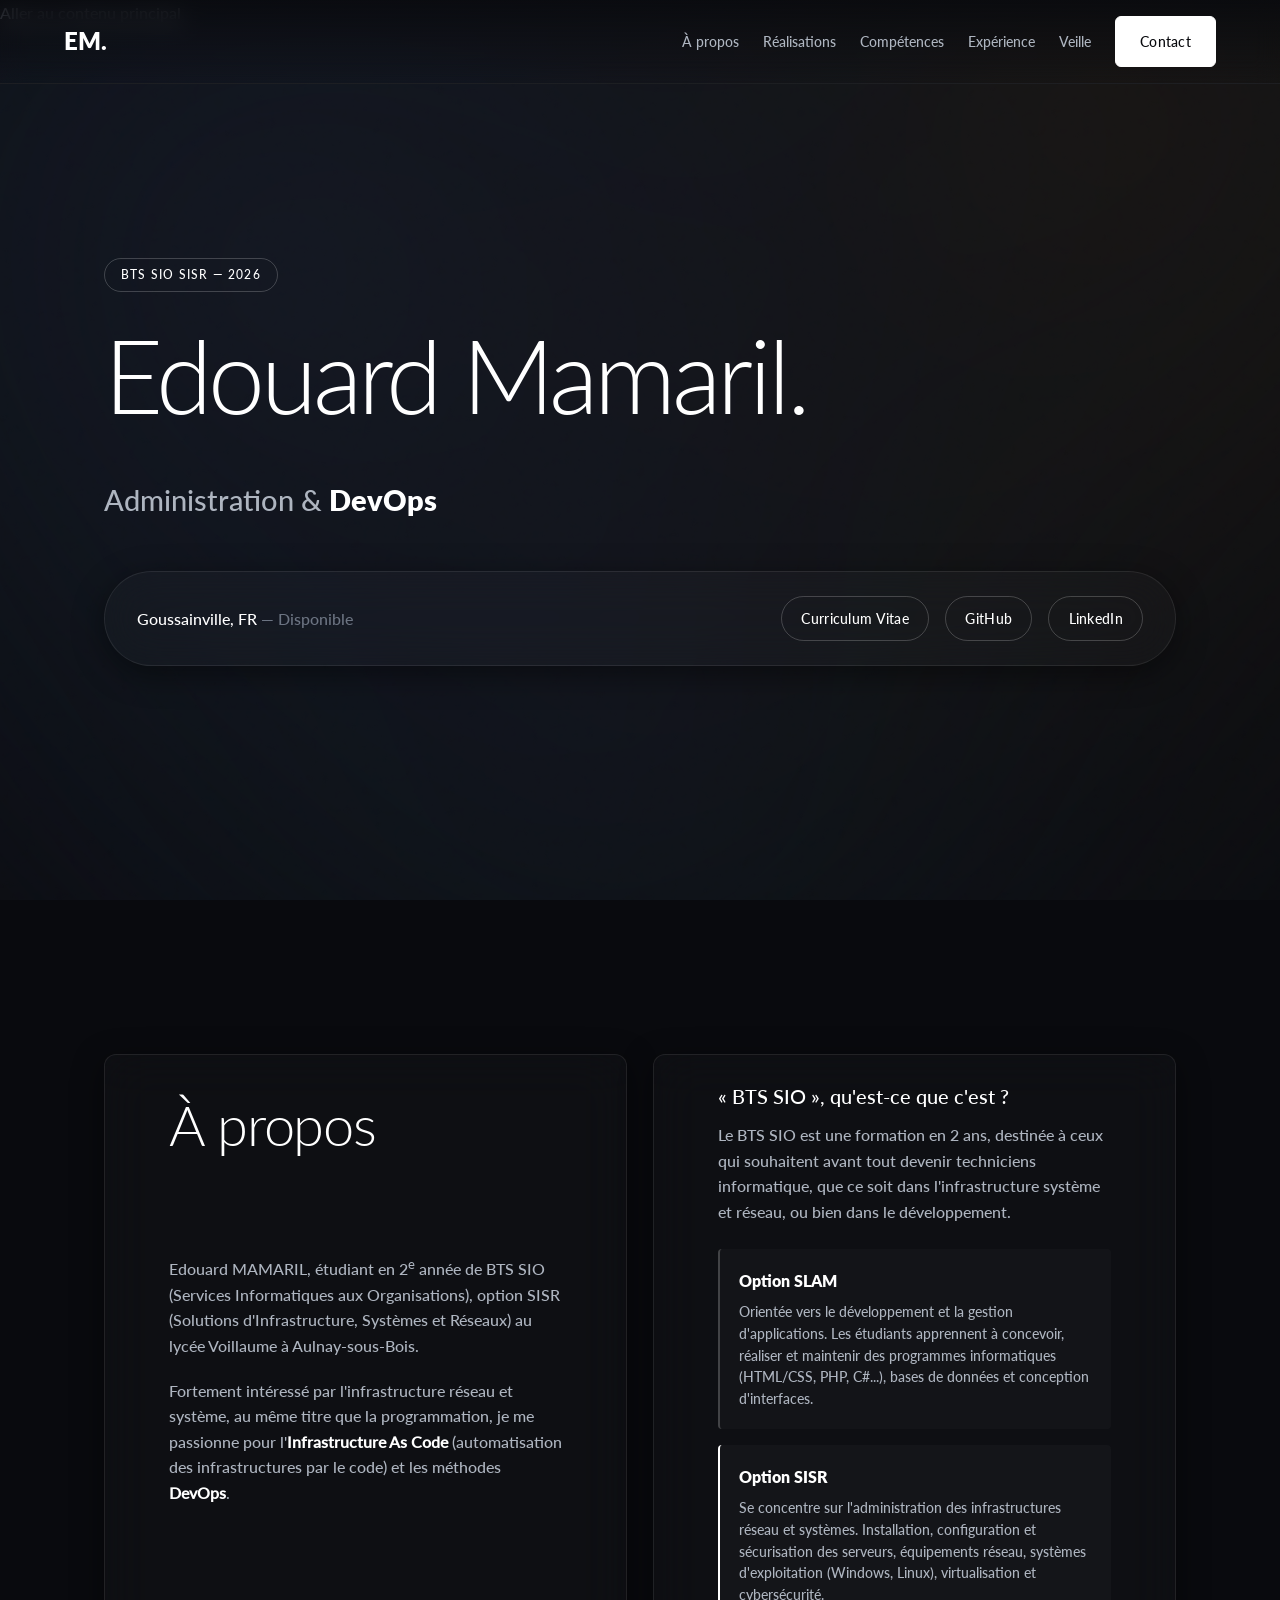
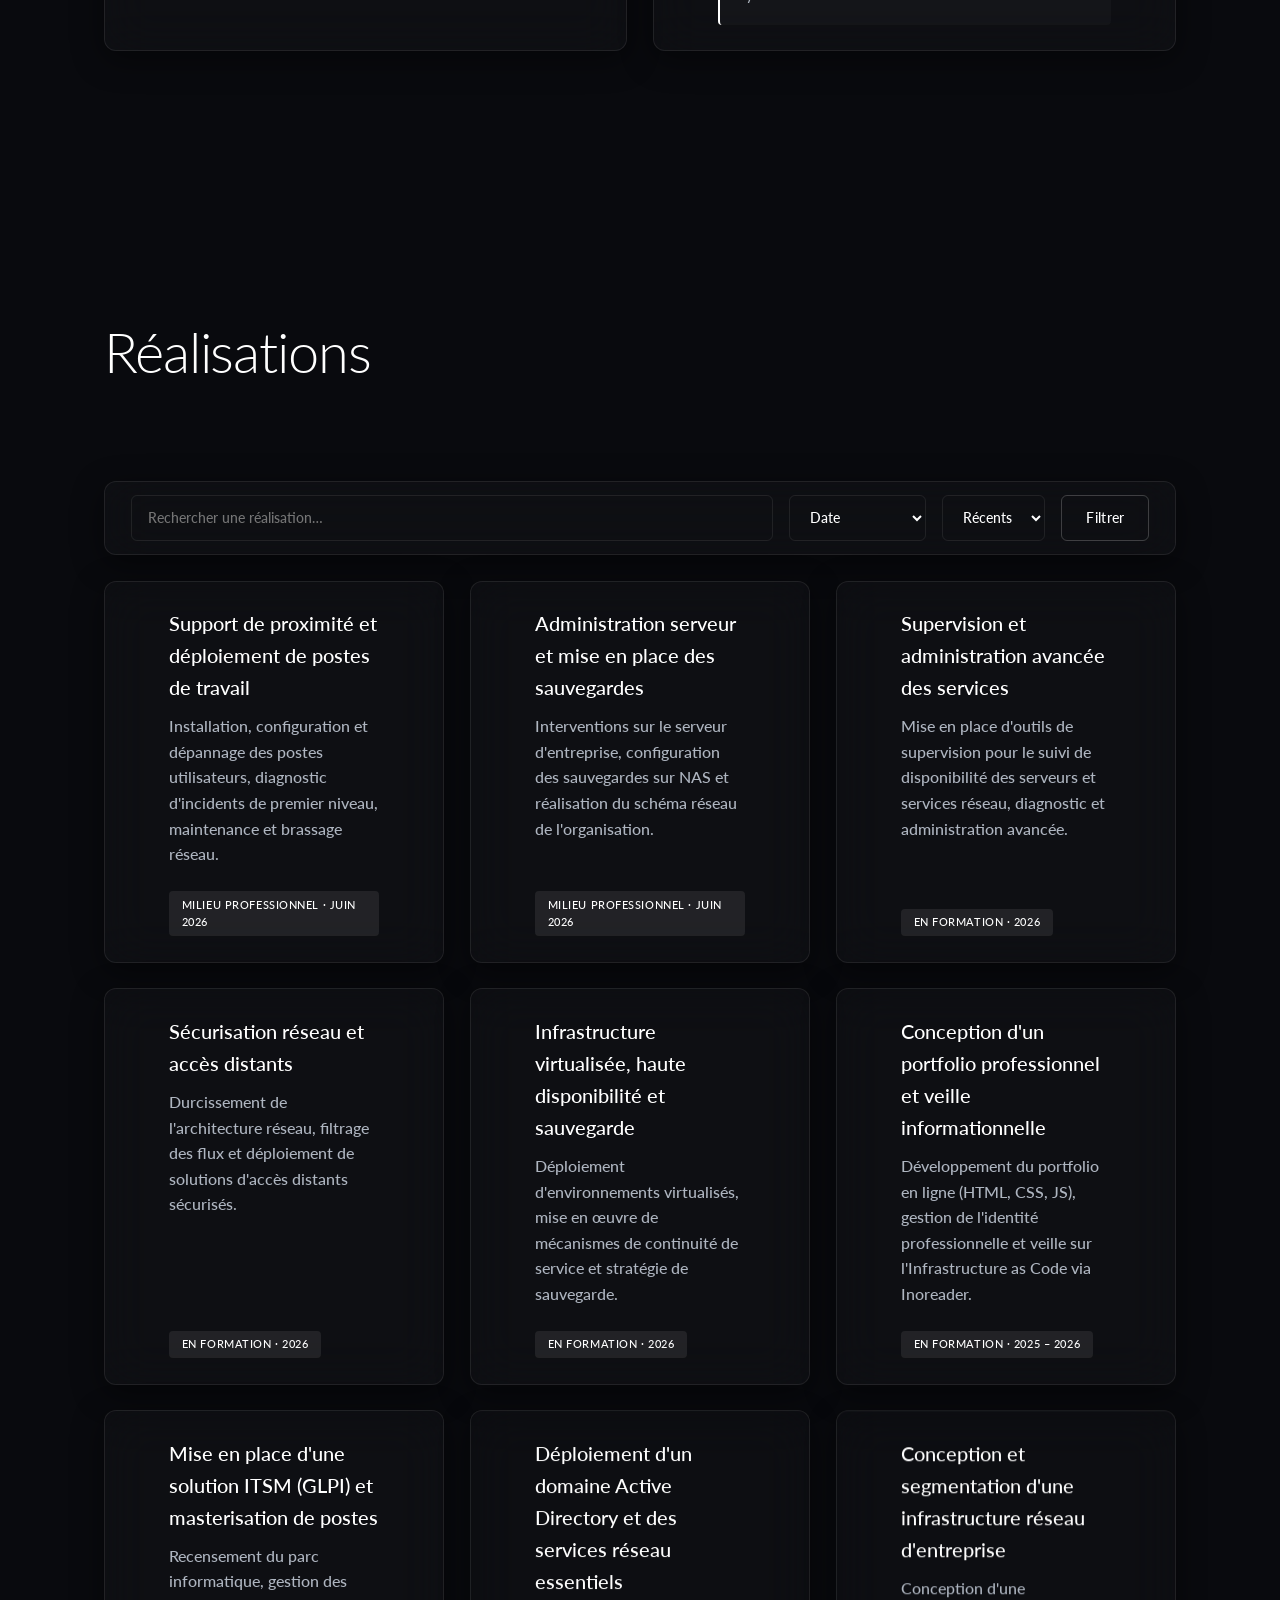
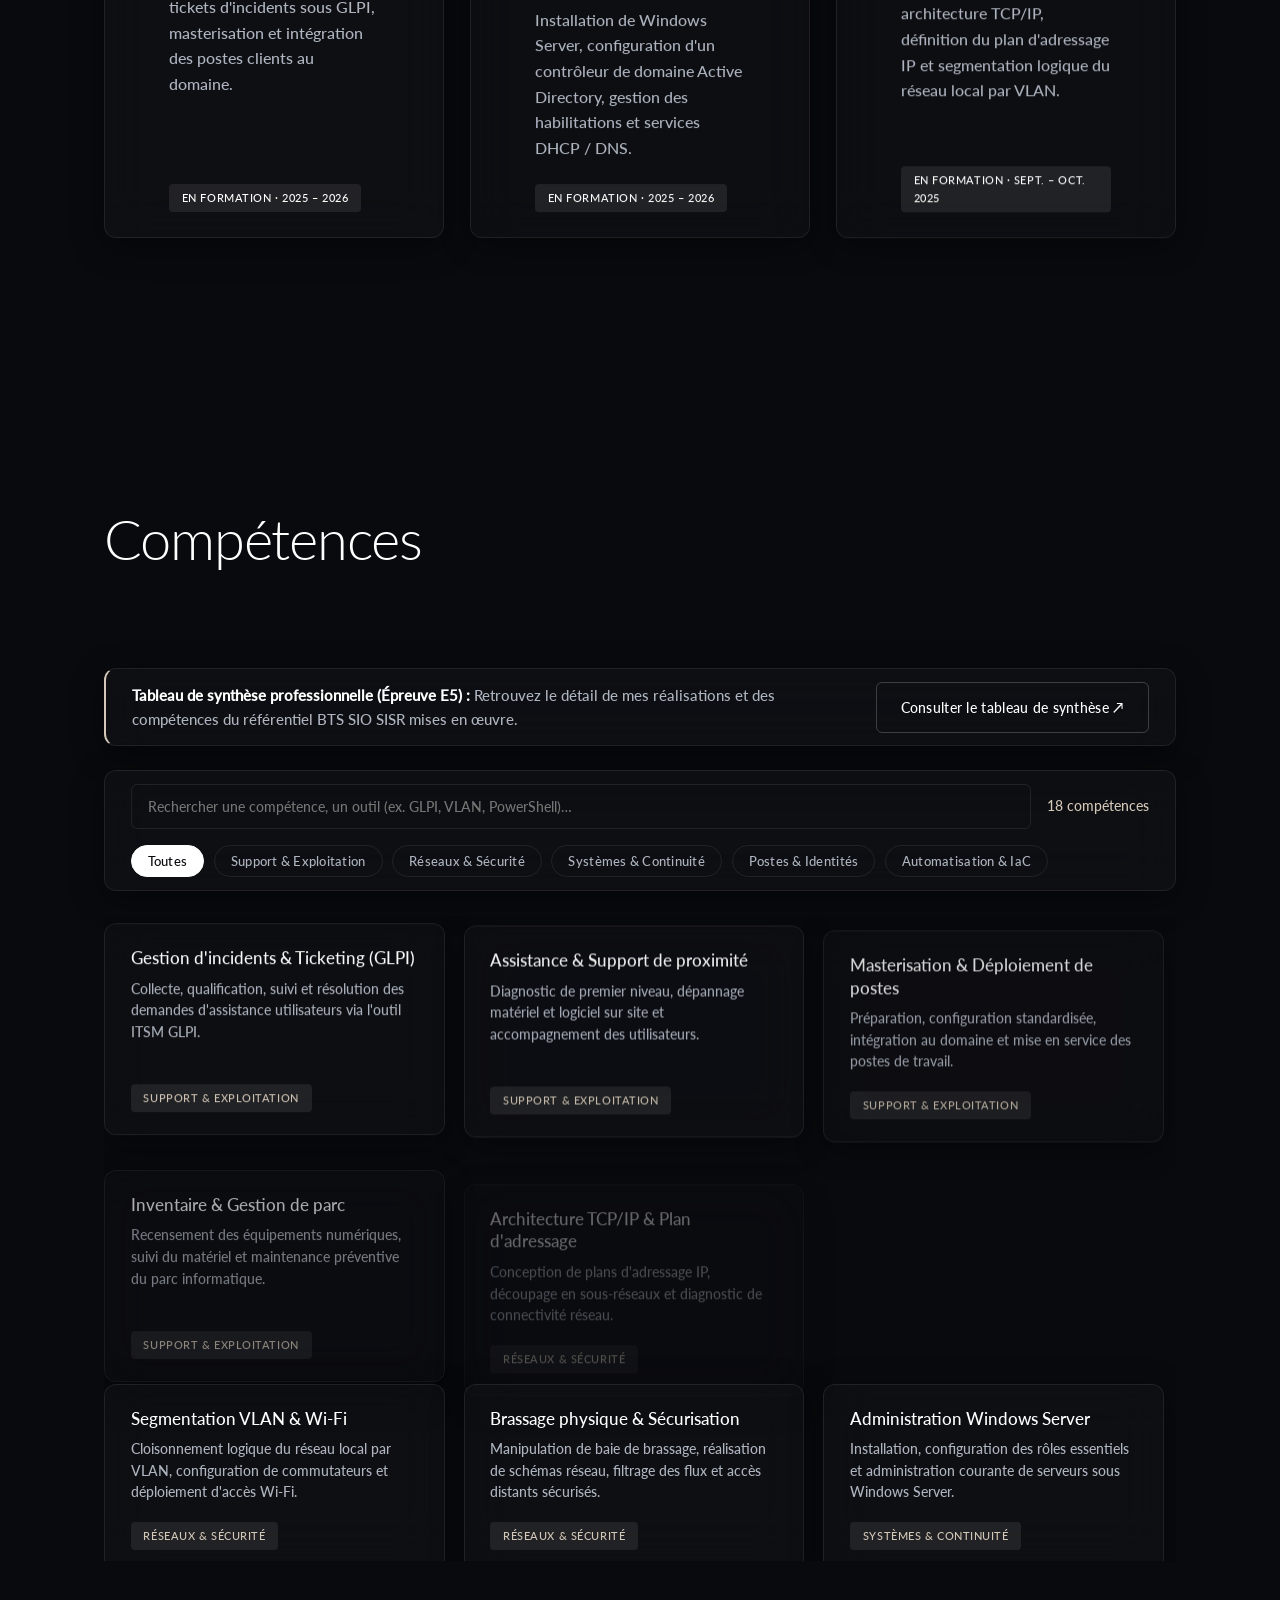
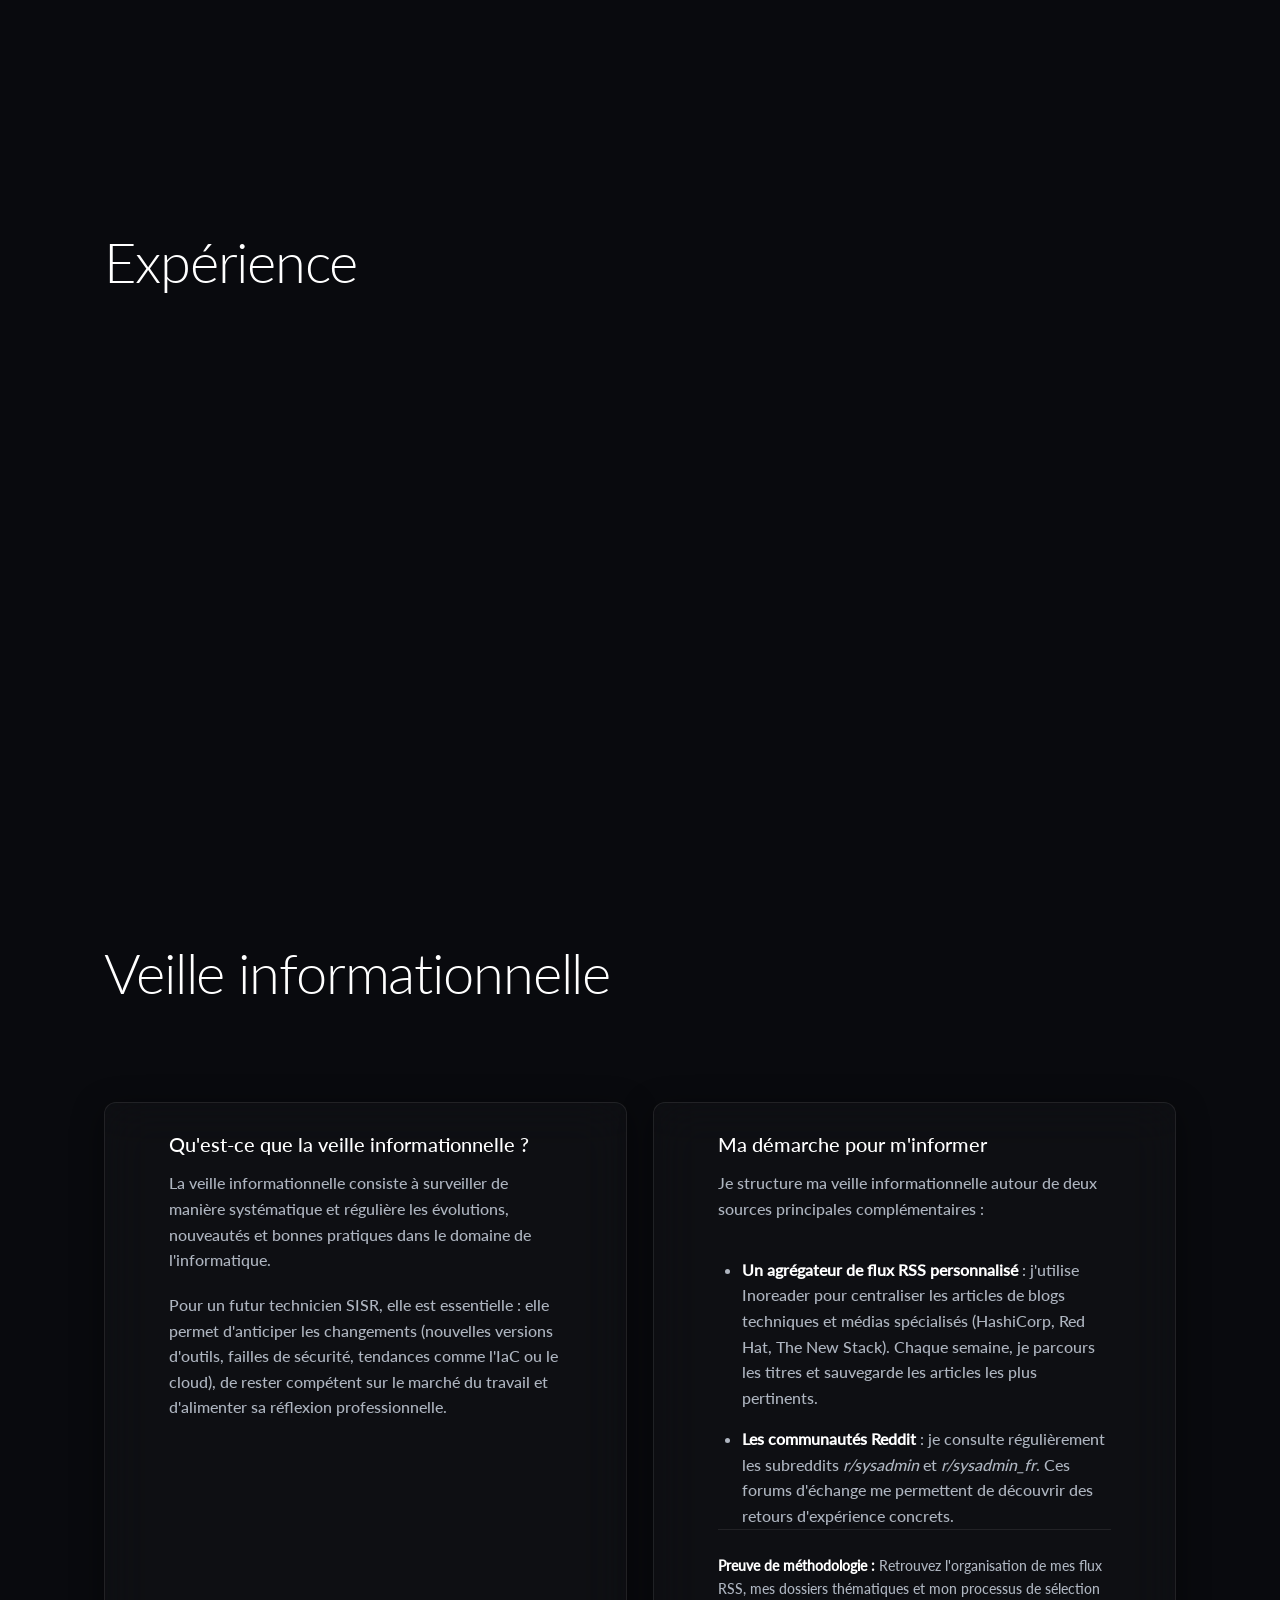
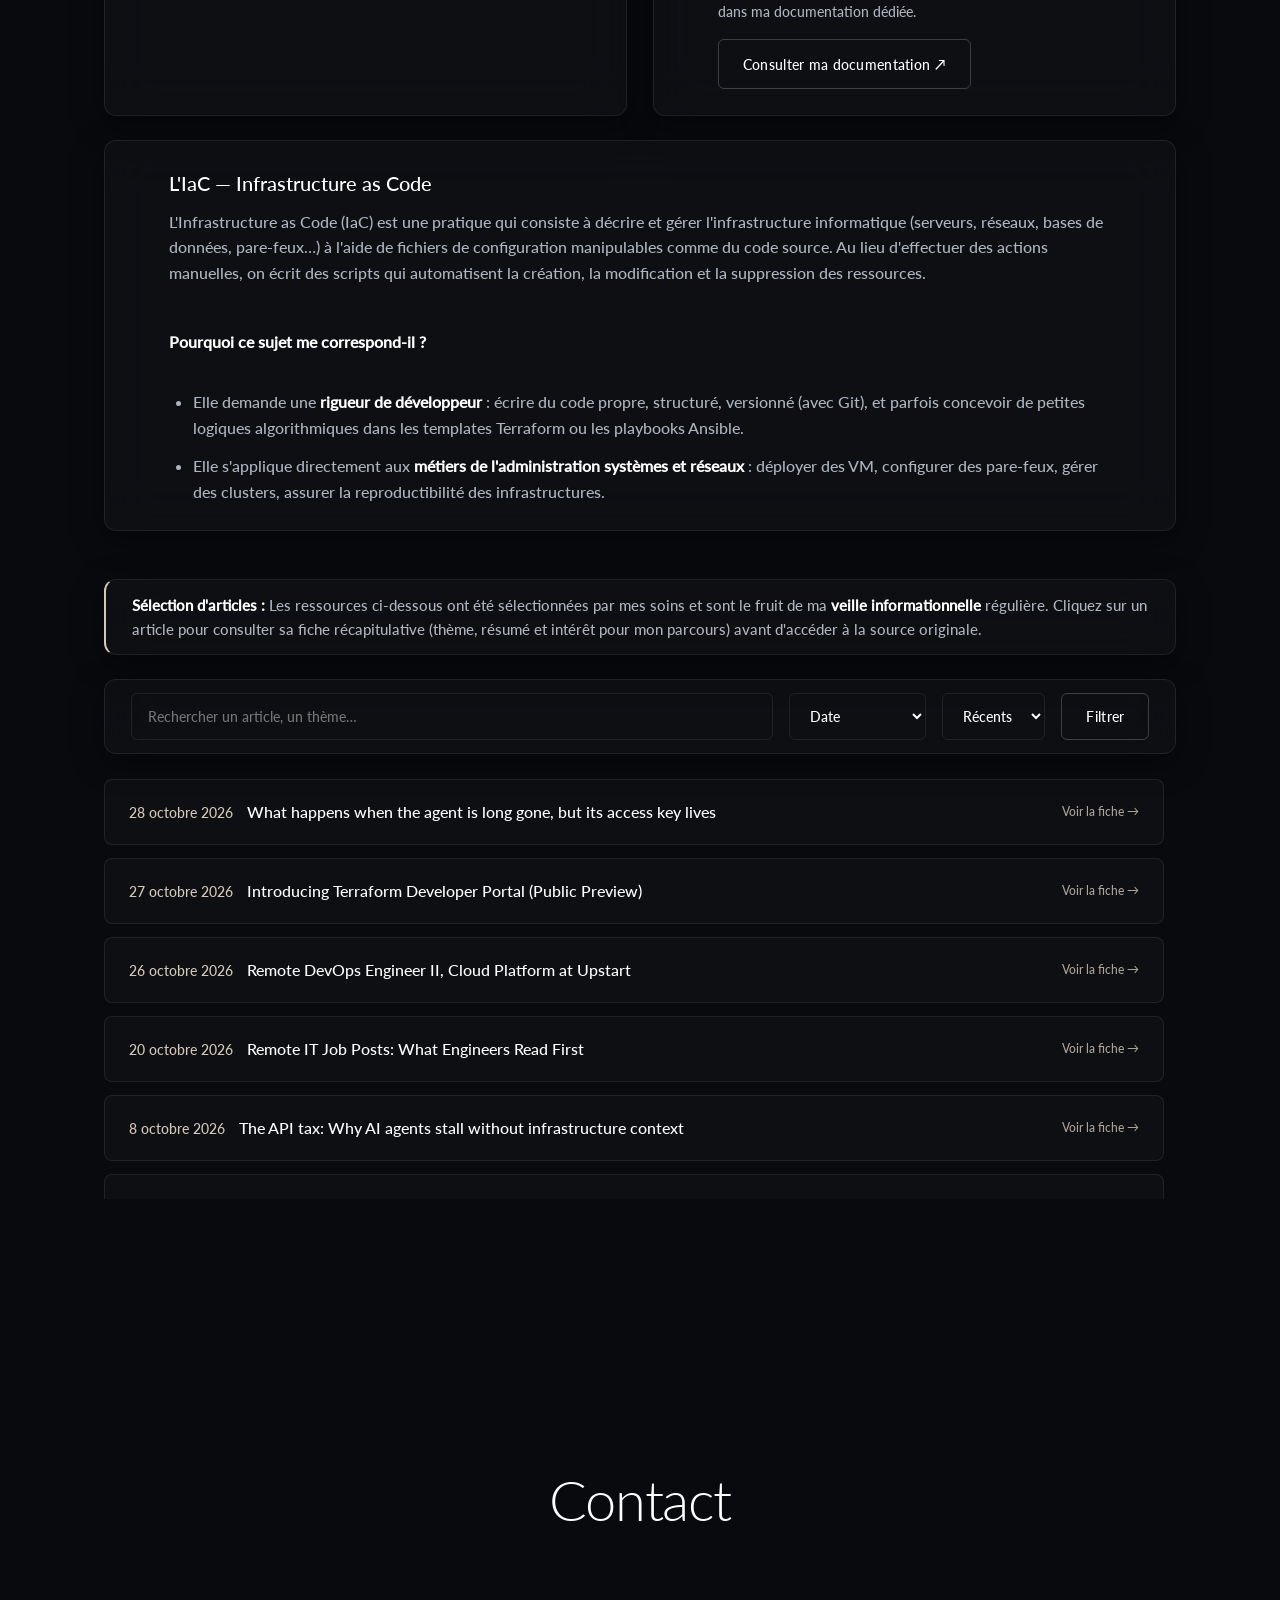
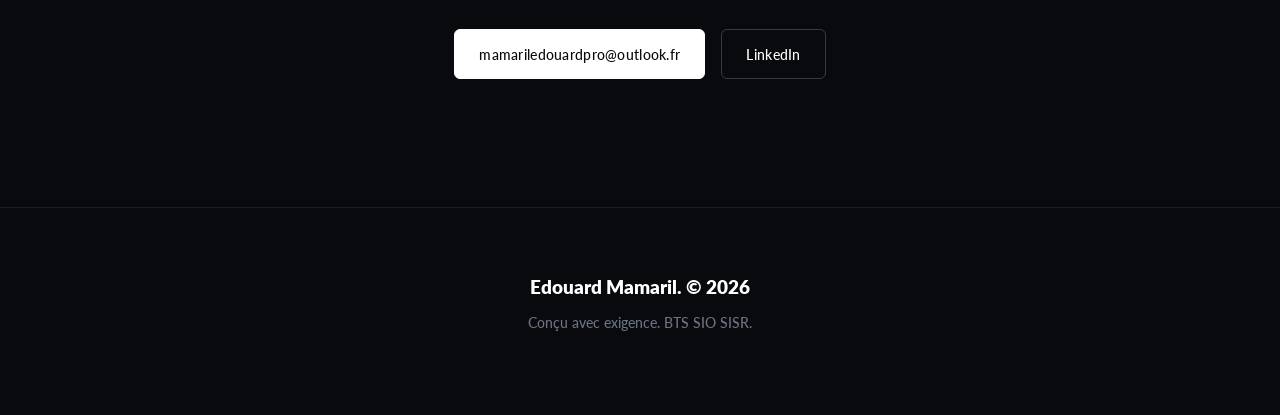
<file: index.html>
<!DOCTYPE html>
<html lang="fr" class="lenis">
<head>
    <meta charset="UTF-8">
    <meta name="viewport" content="width=device-width, initial-scale=1.0">
    <meta http-equiv="X-UA-Compatible" content="IE=edge">

    <title>Edouard Mamaril — Cloud & Infrastructure</title>
    <meta name="description" content="Portfolio d'Edouard Mamaril, Administration des infrastructures, Systèmes et Réseaux.">
    <meta name="theme-color" content="#030305">

    <link rel="stylesheet" href="style/base.css">

    <noscript>
        <style>
            .reveal-hero, .reveal, .blur_div, .box, .skill-card { opacity: 1 !important; transform: none !important; visibility: visible !important; }
            .scroll-indicator, .bg-aurora { display: none !important; }
        </style>
    </noscript>
</head>
<body>

    <a class="skip-link" href="#contenu">Aller au contenu principal</a>

    <!-- FOND DYNAMIQUE "MESH GRADIENT" -->
    <div class="bg-aurora" aria-hidden="true">
        <div class="aurora-gradient"></div>
        <div class="aurora-noise"></div>
    </div>

    <!-- HEADER PREMIUM -->
    <header class="glass-nav">
        <a href="#accueil" id="logo" aria-label="Retour à l'accueil">EM.</a>
        <nav id="onglets" aria-label="Navigation principale">
            <ul>
                <li><a class="nav-link" href="#aPropos">À propos</a></li>
                <li><a class="nav-link" href="#projets">Réalisations</a></li>
                <li><a class="nav-link" href="#competences">Compétences</a></li>
                <li><a class="nav-link" href="#stages">Expérience</a></li>
                <li><a class="nav-link" href="#veille">Veille</a></li>
                <li><a class="button-primary" href="#contact">Contact</a></li>
            </ul>
        </nav>
    </header>

    <main id="contenu" tabindex="-1">

        <!-- HERO SECTION -->
        <section id="accueil">
            <div class="hero-content">
                <span class="badge reveal-hero">BTS SIO SISR — 2026</span>
                <h1 id="titre-hero" class="reveal-hero">Edouard Mamaril.</h1>
                
                <p class="hero-rotate reveal-hero">
                    Administration & 
                    <span id="rotating-text" class="rotating-text" data-words='["Infrastructure as Code","DevOps","Systèmes","Automatisation","Réseaux"]'>Infrastructure as Code</span>
                </p>

                <div id="infoSup" class="reveal-hero glass-panel">
                    <p id="localisation">Goussainville, FR <span>— Disponible</span></p>
                    <div class="hero-actions">
                        <a class="button-outline" href="other/CV_MAMARIL.pdf" target="_blank">Curriculum Vitae</a>
                        <a class="button-outline" href="https://github.com/meiji4o4/" target="_blank">GitHub</a>
                        <a class="button-outline" href="https://www.linkedin.com/in/edouard-m-375b613b0" target="_blank">LinkedIn</a>
                    </div>
                </div>
            </div>
            
            <div class="scroll-indicator" aria-hidden="true"></div>
        </section>

        <!-- À PROPOS -->
        <section id="aPropos">
            <div class="grid-2-cols">
                <div id="descMe" class="glass-panel blur_div">
                    <h2>À propos</h2>
                    <p>
                        Edouard MAMARIL, étudiant en 2<sup>e</sup> année de BTS SIO
                        (Services Informatiques aux Organisations), option SISR
                        (Solutions d'Infrastructure, Systèmes et Réseaux) au lycée
                        Voillaume à Aulnay-sous-Bois.
                    </p>
                    <p>
                        Fortement intéressé par l'infrastructure réseau et système,
                        au même titre que la programmation, je me passionne pour
                        l'<strong>Infrastructure As Code</strong> (automatisation
                        des infrastructures par le code) et les méthodes
                        <strong>DevOps</strong>.
                    </p>
                </div>
                <div id="descBTS" class="glass-panel blur_div">
                    <h3>« BTS SIO », qu'est-ce que c'est ?</h3>
                    <p>
                        Le BTS SIO est une formation en 2 ans, destinée à ceux qui souhaitent
                        avant tout devenir techniciens informatique, que ce soit dans l'infrastructure système et réseau, ou bien dans le développement.
                    </p>

                    <div style="display: flex; flex-direction: column; gap: 1rem; margin-top: 1.5rem;">
                        <div style="padding: 1.2rem; background: var(--glass-bg); border-left: 2px solid var(--glass-border-hover); border-radius: 4px;">
                            <h4 style="margin-top: 0; margin-bottom: 0.5rem; color: var(--text-high); font-family: 'Lato-Black', sans-serif;">Option SLAM</h4>
                            <p style="margin: 0; font-size: 0.9rem; line-height: 1.5;">
                                Orientée vers le développement et la gestion d'applications. Les étudiants apprennent à concevoir, réaliser et maintenir des programmes informatiques (HTML/CSS, PHP, C#...), bases de données et conception d'interfaces.
                            </p>
                        </div>

                        <div style="padding: 1.2rem; background: var(--glass-bg); border-left: 2px solid var(--text-high); border-radius: 4px;">
                            <h4 style="margin-top: 0; margin-bottom: 0.5rem; color: var(--text-high); font-family: 'Lato-Black', sans-serif;">Option SISR</h4>
                            <p style="margin: 0; font-size: 0.9rem; line-height: 1.5;">
                                Se concentre sur l'administration des infrastructures réseau et systèmes. Installation, configuration et sécurisation des serveurs, équipements réseau, systèmes d'exploitation (Windows, Linux), virtualisation et cybersécurité.
                            </p>
                        </div>
                    </div>
                </div>
            </div>
        </section>

        <!-- RÉALISATIONS (Issus du tableau de synthèse E5) -->
        <section id="projets">
            <h2>Réalisations</h2>
            
            <div class="filtre glass-panel-sm">
                <form role="search" onsubmit="return false;">
                    <input id="srchbar-projets" class="srchbar" type="search" placeholder="Rechercher une réalisation…" autocomplete="off">
                    <select id="filter1-projets" class="filter filter1">
                        <option value="date">Date</option>
                        <option value="titre">Alphabétique</option>
                    </select>
                    <select id="filter2-projets" class="filter filter2">
                        <option value="croissant">Récents</option>
                        <option value="decroissant">Anciens</option>
                    </select>
                    <button type="button" class="button-primary btn-filtre" data-target="projets">Filtrer</button>
                </form>
            </div>

            <div class="grid" id="art_container-projets" aria-live="polite">
                
                <!-- ====================================================
                     AJOUTER ICI LES RÉALISATIONS DU STAGE DE 2e ANNÉE
                     (18 janvier – 13 mars) UNE FOIS LE TABLEAU COMPLÉTÉ
                     ==================================================== -->

                <!-- RÉALISATIONS EN MILIEU PROFESSIONNEL (1re année — S&G Beuzelin) -->
                <article class="box glass-panel">
                    <h3>Support de proximité et déploiement de postes de travail</h3>
                    <p>Installation, configuration et dépannage des postes utilisateurs, diagnostic d'incidents de premier niveau, maintenance et brassage réseau.</p>
                    <span class="tag">Milieu professionnel · Juin 2026</span>
                </article>

                <article class="box glass-panel">
                    <h3>Administration serveur et mise en place des sauvegardes</h3>
                    <p>Interventions sur le serveur d'entreprise, configuration des sauvegardes sur NAS et réalisation du schéma réseau de l'organisation.</p>
                    <span class="tag">Milieu professionnel · Juin 2026</span>
                </article>

                <!-- RÉALISATIONS EN COURS DE FORMATION (BTS SIO SISR) -->
                <article class="box glass-panel">
                    <h3>Supervision et administration avancée des services</h3>
                    <p>Mise en place d'outils de supervision pour le suivi de disponibilité des serveurs et services réseau, diagnostic et administration avancée.</p>
                    <span class="tag">En formation · 2026</span>
                </article>

                <article class="box glass-panel">
                    <h3>Sécurisation réseau et accès distants</h3>
                    <p>Durcissement de l'architecture réseau, filtrage des flux et déploiement de solutions d'accès distants sécurisés.</p>
                    <span class="tag">En formation · 2026</span>
                </article>

                <article class="box glass-panel">
                    <h3>Infrastructure virtualisée, haute disponibilité et sauvegarde</h3>
                    <p>Déploiement d'environnements virtualisés, mise en œuvre de mécanismes de continuité de service et stratégie de sauvegarde.</p>
                    <span class="tag">En formation · 2026</span>
                </article>

                <article class="box glass-panel">
                    <h3>Conception d'un portfolio professionnel et veille informationnelle</h3>
                    <p>Développement du portfolio en ligne (HTML, CSS, JS), gestion de l'identité professionnelle et veille sur l'Infrastructure as Code via Inoreader.</p>
                    <span class="tag">En formation · 2025 – 2026</span>
                </article>

                <article class="box glass-panel">
                    <h3>Mise en place d'une solution ITSM (GLPI) et masterisation de postes</h3>
                    <p>Recensement du parc informatique, gestion des tickets d'incidents sous GLPI, masterisation et intégration des postes clients au domaine.</p>
                    <span class="tag">En formation · 2025 – 2026</span>
                </article>

                <article class="box glass-panel">
                    <h3>Déploiement d'un domaine Active Directory et des services réseau essentiels</h3>
                    <p>Installation de Windows Server, configuration d'un contrôleur de domaine Active Directory, gestion des habilitations et services DHCP / DNS.</p>
                    <span class="tag">En formation · 2025 – 2026</span>
                </article>

                <article class="box glass-panel">
                    <h3>Conception et segmentation d'une infrastructure réseau d'entreprise</h3>
                    <p>Conception d'une architecture TCP/IP, définition du plan d'adressage IP et segmentation logique du réseau local par VLAN.</p>
                    <span class="tag">En formation · Sept. – Oct. 2025</span>
                </article>

            </div>
        </section>

        <!-- COMPÉTENCES (Granulaires avec recherche + filtres par catégorie) -->
        <section id="competences">
            <h2>Compétences</h2>

            <div class="competences-doc-box glass-panel-sm">
                <p>
                    <strong>Tableau de synthèse professionnelle (Épreuve E5) :</strong> Retrouvez le détail de mes réalisations et des compétences du référentiel BTS SIO SISR mises en œuvre.
                </p>
                <a class="button-outline" href="other/Tableau_Synthese_E5.pdf" target="_blank" rel="noopener noreferrer">
                    Consulter le tableau de synthèse ↗
                </a>
            </div>

            <!-- Barre de recherche + boutons de catégories -->
            <div class="skills-controls glass-panel-sm">
                <form role="search" onsubmit="return false;" class="skills-search-row">
                    <input id="srchbar-competences" class="srchbar" type="search" placeholder="Rechercher une compétence, un outil (ex. GLPI, VLAN, PowerShell)…" autocomplete="off">
                    <span id="skills-count" class="skills-count" aria-live="polite">18 compétences</span>
                </form>

                <div class="filter-pills" id="skills-filters" role="group" aria-label="Filtrer par catégorie de compétences">
                    <button type="button" class="filter-pill is-active" data-cat="all" aria-pressed="true">Toutes</button>
                    <button type="button" class="filter-pill" data-cat="support" aria-pressed="false">Support & Exploitation</button>
                    <button type="button" class="filter-pill" data-cat="reseaux" aria-pressed="false">Réseaux & Sécurité</button>
                    <button type="button" class="filter-pill" data-cat="systemes" aria-pressed="false">Systèmes & Continuité</button>
                    <button type="button" class="filter-pill" data-cat="identites" aria-pressed="false">Postes & Identités</button>
                    <button type="button" class="filter-pill" data-cat="automatisation" aria-pressed="false">Automatisation & IaC</button>
                </div>
            </div>

            <div class="grid-skills" id="container-competences" aria-live="polite">
                
                <!-- SUPPORT & EXPLOITATION -->
                <article class="box glass-panel skill-card" data-category="support">
                    <h3>Gestion d'incidents & Ticketing (GLPI)</h3>
                    <p>Collecte, qualification, suivi et résolution des demandes d'assistance utilisateurs via l'outil ITSM GLPI.</p>
                    <span class="tag">Support & Exploitation</span>
                </article>

                <article class="box glass-panel skill-card" data-category="support">
                    <h3>Assistance & Support de proximité</h3>
                    <p>Diagnostic de premier niveau, dépannage matériel et logiciel sur site et accompagnement des utilisateurs.</p>
                    <span class="tag">Support & Exploitation</span>
                </article>

                <article class="box glass-panel skill-card" data-category="support">
                    <h3>Masterisation & Déploiement de postes</h3>
                    <p>Préparation, configuration standardisée, intégration au domaine et mise en service des postes de travail.</p>
                    <span class="tag">Support & Exploitation</span>
                </article>

                <article class="box glass-panel skill-card" data-category="support">
                    <h3>Inventaire & Gestion de parc</h3>
                    <p>Recensement des équipements numériques, suivi du matériel et maintenance préventive du parc informatique.</p>
                    <span class="tag">Support & Exploitation</span>
                </article>

                <!-- RÉSEAUX & SÉCURITÉ -->
                <article class="box glass-panel skill-card" data-category="reseaux">
                    <h3>Architecture TCP/IP & Plan d'adressage</h3>
                    <p>Conception de plans d'adressage IP, découpage en sous-réseaux et diagnostic de connectivité réseau.</p>
                    <span class="tag">Réseaux & Sécurité</span>
                </article>

                <article class="box glass-panel skill-card" data-category="reseaux">
                    <h3>Services réseau DHCP & DNS</h3>
                    <p>Déploiement et configuration de l'attribution dynamique d'adresses IP et de la résolution de noms interne.</p>
                    <span class="tag">Réseaux & Sécurité</span>
                </article>

                <article class="box glass-panel skill-card" data-category="reseaux">
                    <h3>Segmentation VLAN & Wi-Fi</h3>
                    <p>Cloisonnement logique du réseau local par VLAN, configuration de commutateurs et déploiement d'accès Wi-Fi.</p>
                    <span class="tag">Réseaux & Sécurité</span>
                </article>

                <article class="box glass-panel skill-card" data-category="reseaux">
                    <h3>Brassage physique & Sécurisation</h3>
                    <p>Manipulation de baie de brassage, réalisation de schémas réseau, filtrage des flux et accès distants sécurisés.</p>
                    <span class="tag">Réseaux & Sécurité</span>
                </article>

                <!-- SYSTÈMES & CONTINUITÉ -->
                <article class="box glass-panel skill-card" data-category="systemes">
                    <h3>Administration Windows Server</h3>
                    <p>Installation, configuration des rôles essentiels et administration courante de serveurs sous Windows Server.</p>
                    <span class="tag">Systèmes & Continuité</span>
                </article>

                <article class="box glass-panel skill-card" data-category="systemes">
                    <h3>Administration GNU/Linux</h3>
                    <p>Exploitation en ligne de commande, gestion des services, des paquets et des permissions sous Linux.</p>
                    <span class="tag">Systèmes & Continuité</span>
                </article>

                <article class="box glass-panel skill-card" data-category="systemes">
                    <h3>Virtualisation & Haute Disponibilité</h3>
                    <p>Déploiement d'environnements virtualisés et mise en place de mécanismes de continuité de service.</p>
                    <span class="tag">Systèmes & Continuité</span>
                </article>

                <article class="box glass-panel skill-card" data-category="systemes">
                    <h3>Sauvegardes NAS & Supervision</h3>
                    <p>Configuration de stratégies de sauvegarde sur NAS et supervision de l'état de santé des serveurs et services.</p>
                    <span class="tag">Systèmes & Continuité</span>
                </article>

                <!-- POSTES, IDENTITÉS & OUTILS -->
                <article class="box glass-panel skill-card" data-category="identites">
                    <h3>Active Directory & Habilitations</h3>
                    <p>Gestion des comptes utilisateurs, groupes, unités d'organisation (OU), GPO et contrôle des niveaux d'accès.</p>
                    <span class="tag">Postes & Identités</span>
                </article>

                <article class="box glass-panel skill-card" data-category="identites">
                    <h3>Environnements Windows, macOS & Linux</h3>
                    <p>Installation, paramétrage et support utilisateur sur les trois principaux systèmes d'exploitation clients.</p>
                    <span class="tag">Postes & Identités</span>
                </article>

                <article class="box glass-panel skill-card" data-category="identites">
                    <h3>Microsoft 365 & Google Workspace</h3>
                    <p>Administration des comptes, messageries et espaces collaboratifs cloud pour les utilisateurs de l'organisation.</p>
                    <span class="tag">Postes & Identités</span>
                </article>

                <!-- AUTOMATISATION & IAC -->
                <article class="box glass-panel skill-card" data-category="automatisation">
                    <h3>Scripting PowerShell & Bash</h3>
                    <p>Écriture de scripts d'administration pour automatiser les tâches répétitives sous Windows et Linux.</p>
                    <span class="tag">Automatisation & IaC</span>
                </article>

                <article class="box glass-panel skill-card" data-category="automatisation">
                    <h3>Infrastructure as Code (Terraform & Ansible)</h3>
                    <p>Initiation et veille active sur le provisionnement d'infrastructures et la gestion de configuration déclarative.</p>
                    <span class="tag">Automatisation & IaC</span>
                </article>

                <article class="box glass-panel skill-card" data-category="automatisation">
                    <h3>Versionnement Git & GitHub</h3>
                    <p>Suivi des versions de scripts et projets web, organisation de dépôts et documentation technique sur GitHub.</p>
                    <span class="tag">Automatisation & IaC</span>
                </article>

            </div>
        </section>

        <!-- STAGES -->
        <section id="stages">
            <h2>Expérience</h2>
            <article id="exp1" class="glass-panel exp-card">
                <div class="exp-header">
                    <p class="exp-entreprise">S&G Beuzelin <span>— Goussainville (95)</span></p>
                    <p class="exp-date"><time datetime="2026-06">Juin 2026</time></p>
                </div>
                <p class="exp-poste">Technicien support de proximité, systèmes et réseaux</p>
                <ul>
                    <li>Installation, dépannage et configuration de postes de travail.</li>
                    <li>Diagnostic d'incidents et maintenance de proximité.</li>
                    <li>Configuration de sauvegardes sur NAS et interventions sur le serveur d'entreprise.</li>
                    <li>Manipulation d'une baie de brassage et réalisation d'un schéma du réseau de l'entreprise.</li>
                </ul>
            </article>
        </section>

        <!-- VEILLE INFORMATIONNELLE -->
        <section id="veille">
            <h2>Veille informationnelle</h2>
            
            <div id="explic_veille" style="display: flex; flex-direction: column; gap: 1.5rem; margin-bottom: 3rem;">
                
                <div class="grid-2-cols">
                    <div class="glass-panel desc_veille">
                        <h3>Qu'est-ce que la veille informationnelle ?</h3>
                        <p>
                            La veille informationnelle consiste à surveiller de manière systématique et régulière les évolutions, nouveautés et bonnes pratiques dans le domaine de l'informatique. 
                        </p>
                        <p style="margin-bottom: 0;">
                            Pour un futur technicien SISR, elle est essentielle : elle permet d'anticiper les changements (nouvelles versions d'outils, failles de sécurité, tendances comme l'IaC ou le cloud), de rester compétent sur le marché du travail et d'alimenter sa réflexion professionnelle.
                        </p>
                    </div>

                    <div class="glass-panel desc_veille">
                        <h3>Ma démarche pour m'informer</h3>
                        <p>Je structure ma veille informationnelle autour de deux sources principales complémentaires :</p>
                        <ul style="margin-top: 1rem; display: flex; flex-direction: column; gap: 1rem;">
                            <li>
                                <strong>Un agrégateur de flux RSS personnalisé</strong> : j'utilise Inoreader pour centraliser les articles de blogs techniques et médias spécialisés (HashiCorp, Red Hat, The New Stack). Chaque semaine, je parcours les titres et sauvegarde les articles les plus pertinents.
                            </li>
                            <li>
                                <strong>Les communautés Reddit</strong> : je consulte régulièrement les subreddits <em>r/sysadmin</em> et <em>r/sysadmin_fr</em>. Ces forums d'échange me permettent de découvrir des retours d'expérience concrets.
                            </li>
                        </ul>

                        <div class="veille-doc-box">
                            <p>
                                <strong>Preuve de méthodologie :</strong> Retrouvez l'organisation de mes flux RSS, mes dossiers thématiques et mon processus de sélection dans ma documentation dédiée.
                            </p>
                            <a class="button-outline" href="other/Documentation_Veille.pdf" target="_blank" rel="noopener noreferrer">
                                Consulter ma documentation ↗
                            </a>
                        </div>
                    </div>
                </div>

                <div class="glass-panel desc_veille">
                    <h3>L'IaC — Infrastructure as Code</h3>
                    <p>
                        L'Infrastructure as Code (IaC) est une pratique qui consiste à décrire et gérer l'infrastructure informatique (serveurs, réseaux, bases de données, pare-feux…) à l'aide de fichiers de configuration manipulables comme du code source. Au lieu d'effectuer des actions manuelles, on écrit des scripts qui automatisent la création, la modification et la suppression des ressources.
                    </p>
                    <p style="margin-top: 1.5rem; color: var(--text-high);"><strong>Pourquoi ce sujet me correspond-il ?</strong></p>
                    <ul style="margin-top: 1rem; display: flex; flex-direction: column; gap: 0.8rem;">
                        <li>Elle demande une <strong>rigueur de développeur</strong> : écrire du code propre, structuré, versionné (avec Git), et parfois concevoir de petites logiques algorithmiques dans les templates Terraform ou les playbooks Ansible.</li>
                        <li>Elle s'applique directement aux <strong>métiers de l'administration systèmes et réseaux</strong> : déployer des VM, configurer des pare-feux, gérer des clusters, assurer la reproductibilité des infrastructures.</li>
                    </ul>
                </div>

            </div>

            <!-- Introduction explicative des articles sélectionnés -->
            <div class="veille-intro glass-panel-sm">
                <p>
                    <strong>Sélection d'articles :</strong> Les ressources ci-dessous ont été sélectionnées par mes soins et sont le fruit de ma <strong>veille informationnelle</strong> régulière. Cliquez sur un article pour consulter sa fiche récapitulative (thème, résumé et intérêt pour mon parcours) avant d'accéder à la source originale.
                </p>
            </div>

            <!-- Section de recherche d'articles de veille -->
            <div class="filtre glass-panel-sm">
                <form role="search" onsubmit="return false;">
                    <input id="srchbar-veille" class="srchbar" type="search" placeholder="Rechercher un article, un thème…" autocomplete="off">
                    <select id="filter1-veille" class="filter filter1">
                        <option value="date">Date</option>
                        <option value="titre">Alphabétique</option>
                    </select>
                    <select id="filter2-veille" class="filter filter2">
                        <option value="croissant">Récents</option>
                        <option value="decroissant">Anciens</option>
                    </select>
                    <button type="button" id="btn_article" class="button-primary btn-filtre" data-target="veille">Filtrer</button>
                </form>
            </div>

            <div id="art_container-veille" aria-live="polite" class="articles-list">
                <!-- Généré par JS -->
            </div>
        </section>

        <!-- CONTACT -->
        <section id="contact" style="text-align: center; max-width: 600px;">
            <h2>Contact</h2>
            <p style="margin-bottom: 2rem;"></p>
            <div style="display: flex; gap: 1rem; justify-content: center; flex-wrap: wrap;">
                <a href="mailto:mamariledouardpro@outlook.fr" class="button-primary">mamariledouardpro@outlook.fr</a>
                <a href="https://www.linkedin.com/in/edouard-m-375b613b0" target="_blank" class="button-outline">LinkedIn</a>
            </div>
        </section>

    </main>

    <footer>
        <p class="footer-brand">Edouard Mamaril. © 2026</p>
        <p class="footer-sub">Conçu avec exigence. BTS SIO SISR.</p>
    </footer>

    <!-- OVERLAY / MODALE RÉCAPITULATIVE D'ARTICLE -->
    <div id="article-modal" class="modal-overlay" role="dialog" aria-modal="true" aria-labelledby="modal-title" hidden>
        <div class="modal-content glass-panel">
            <button type="button" id="modal-close" class="modal-close" aria-label="Fermer la fenêtre">×</button>
            
            <div class="modal-meta">
                <span id="modal-theme" class="tag">Thème</span>
                <time id="modal-date" class="modal-date">Date</time>
            </div>
            
            <h3 id="modal-title">Titre de l'article</h3>
            
            <div class="modal-body">
                <div class="modal-section">
                    <h4>Résumé</h4>
                    <p id="modal-resume"></p>
                </div>
                <div class="modal-section">
                    <h4>Intérêt</h4>
                    <p id="modal-interet"></p>
                </div>
            </div>

            <div class="modal-actions">
                <a id="modal-link" href="#" target="_blank" rel="noopener noreferrer" class="button-primary">
                    Lire l'article complet ↗
                </a>
                <button type="button" id="modal-close-btn" class="button-outline">Fermer</button>
            </div>
        </div>
    </div>

    <script src="js/libs/gsap.min.js" defer></script>
    <script src="js/libs/ScrollTrigger.min.js" defer></script>
    <script src="js/main.js" defer></script>

</body>
</html>
</file>
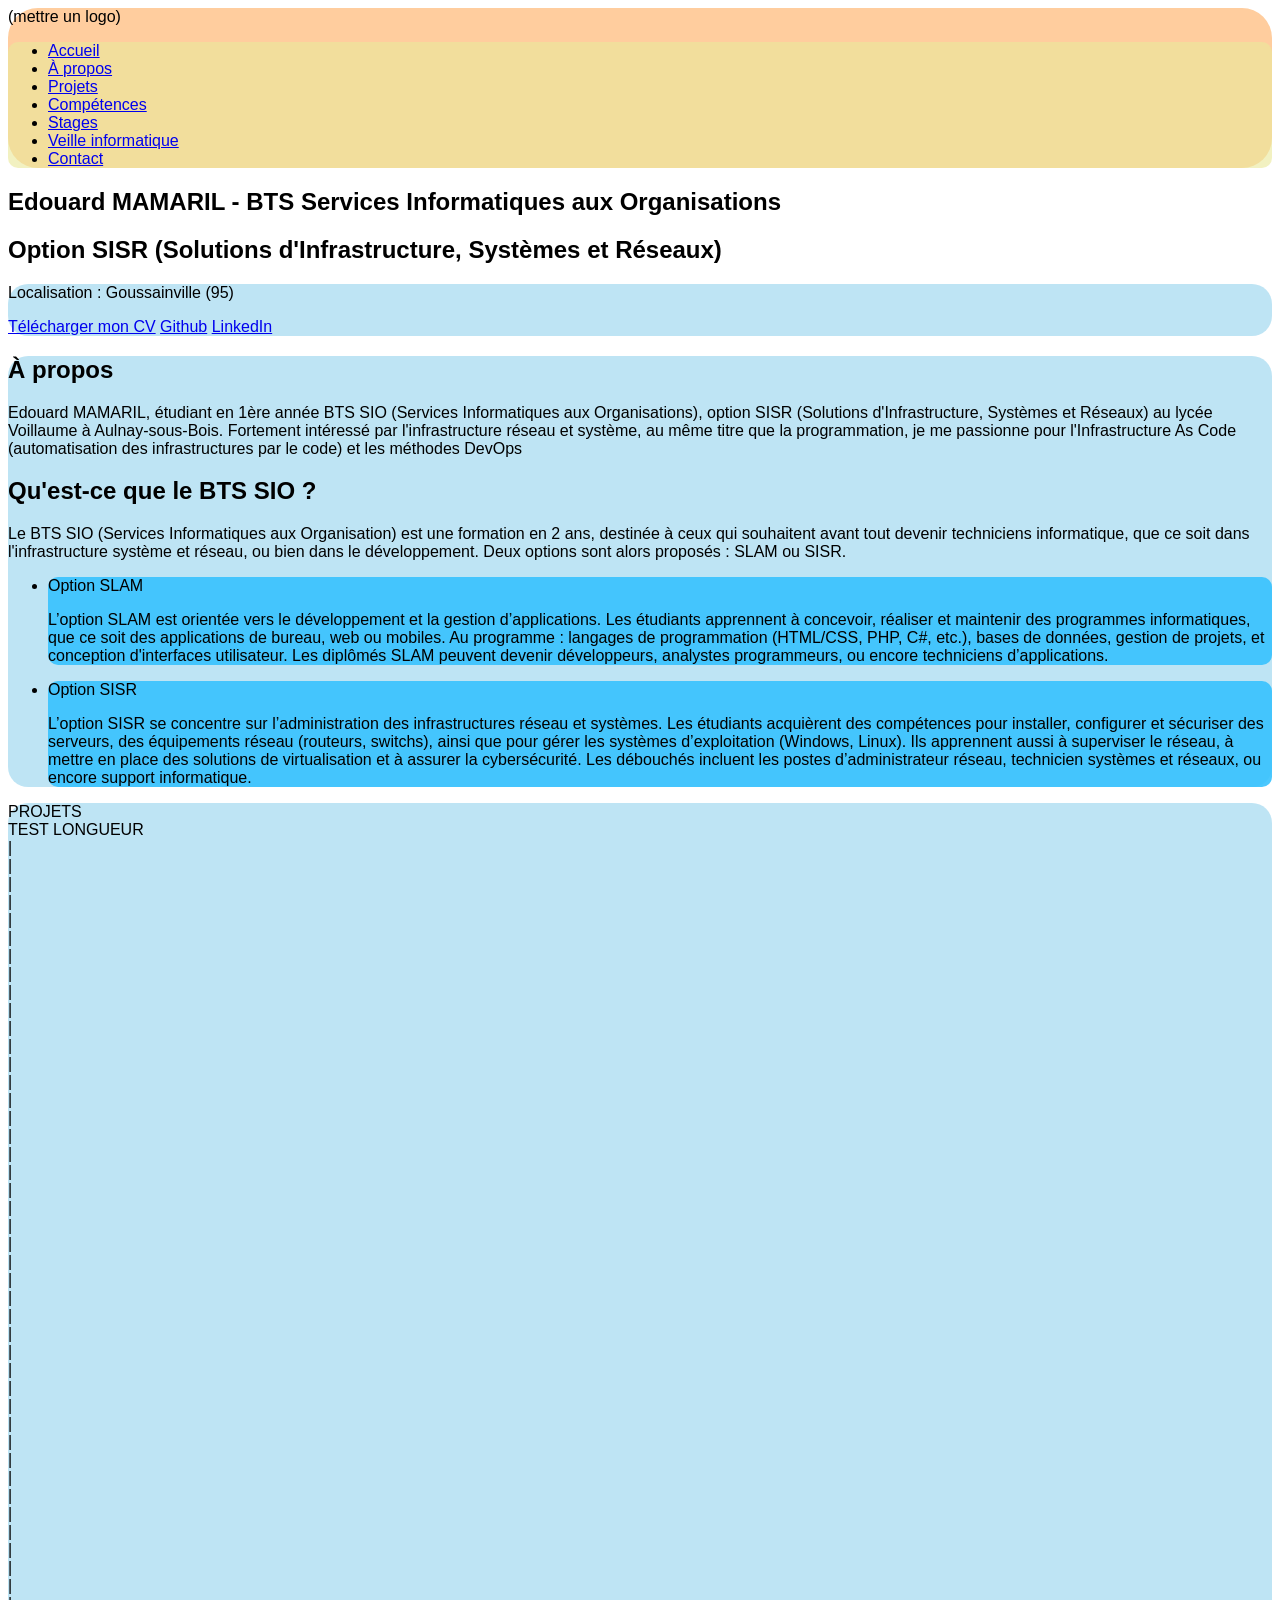
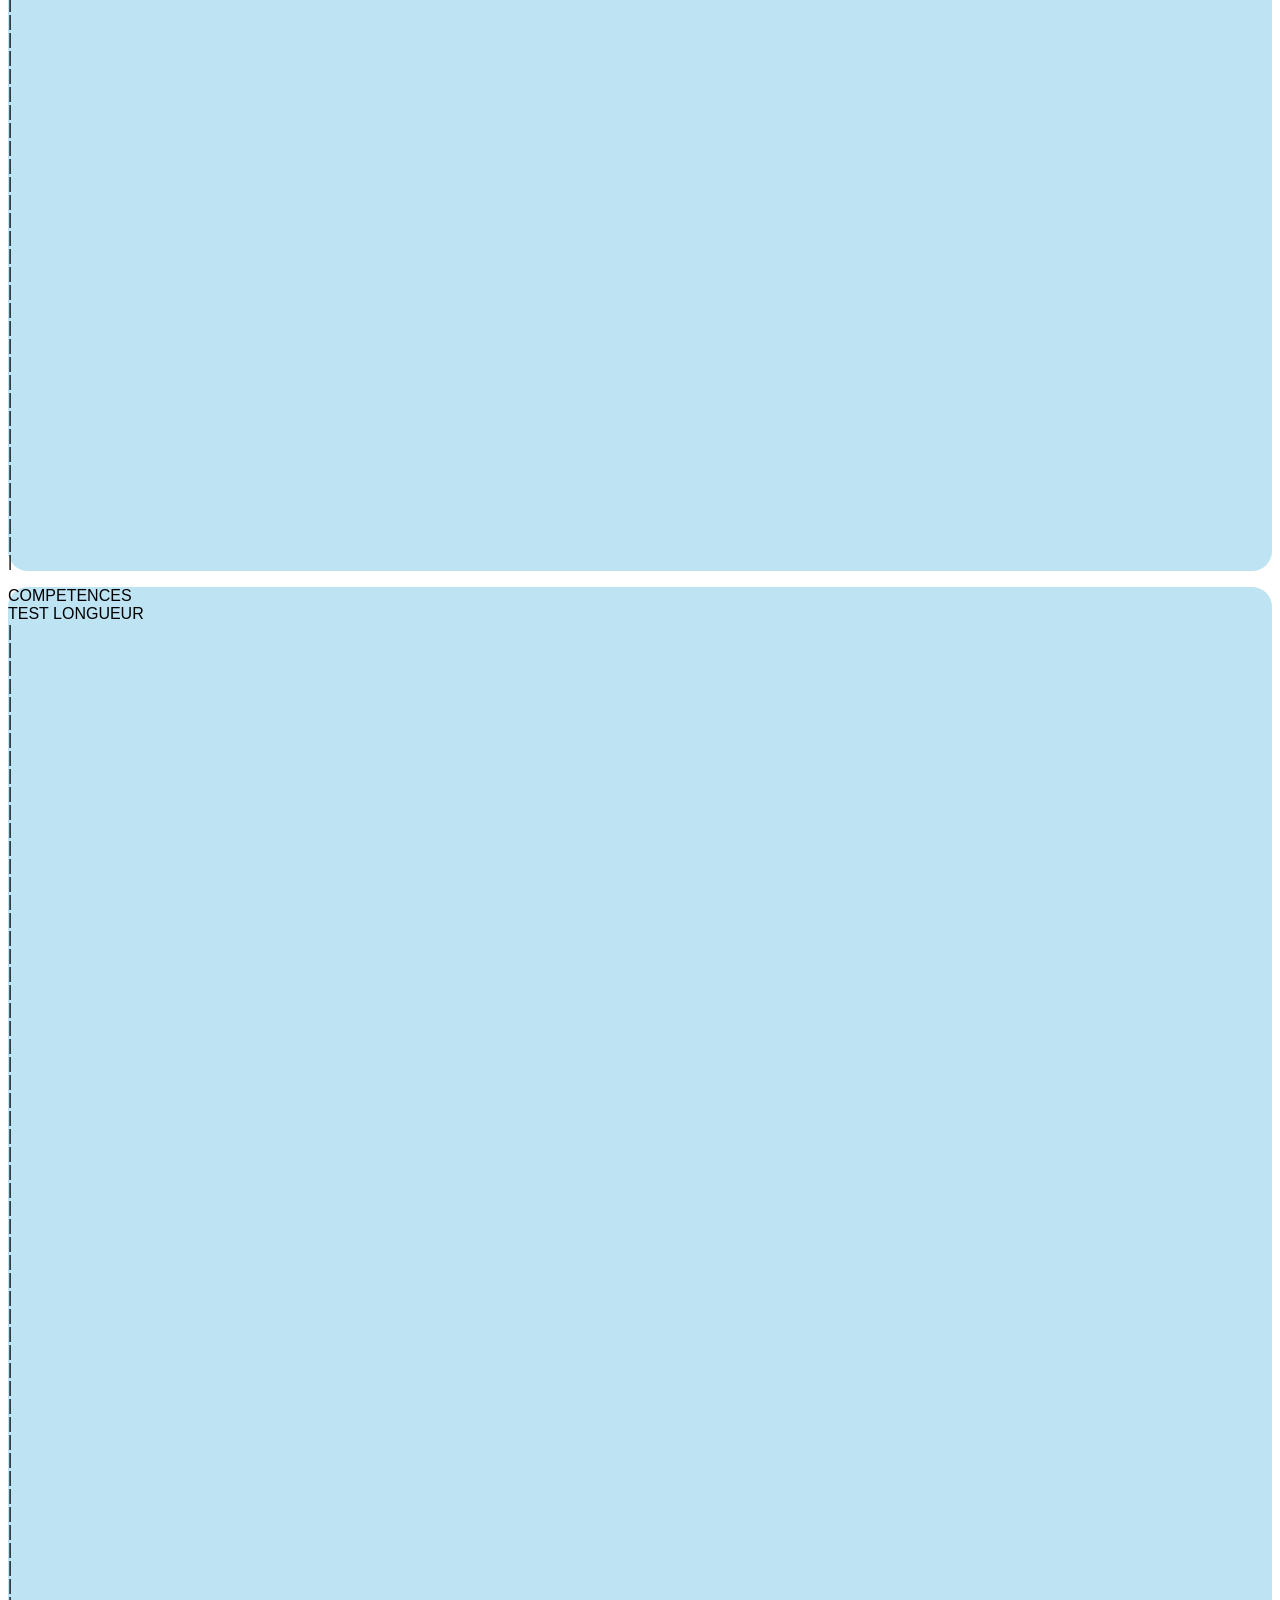
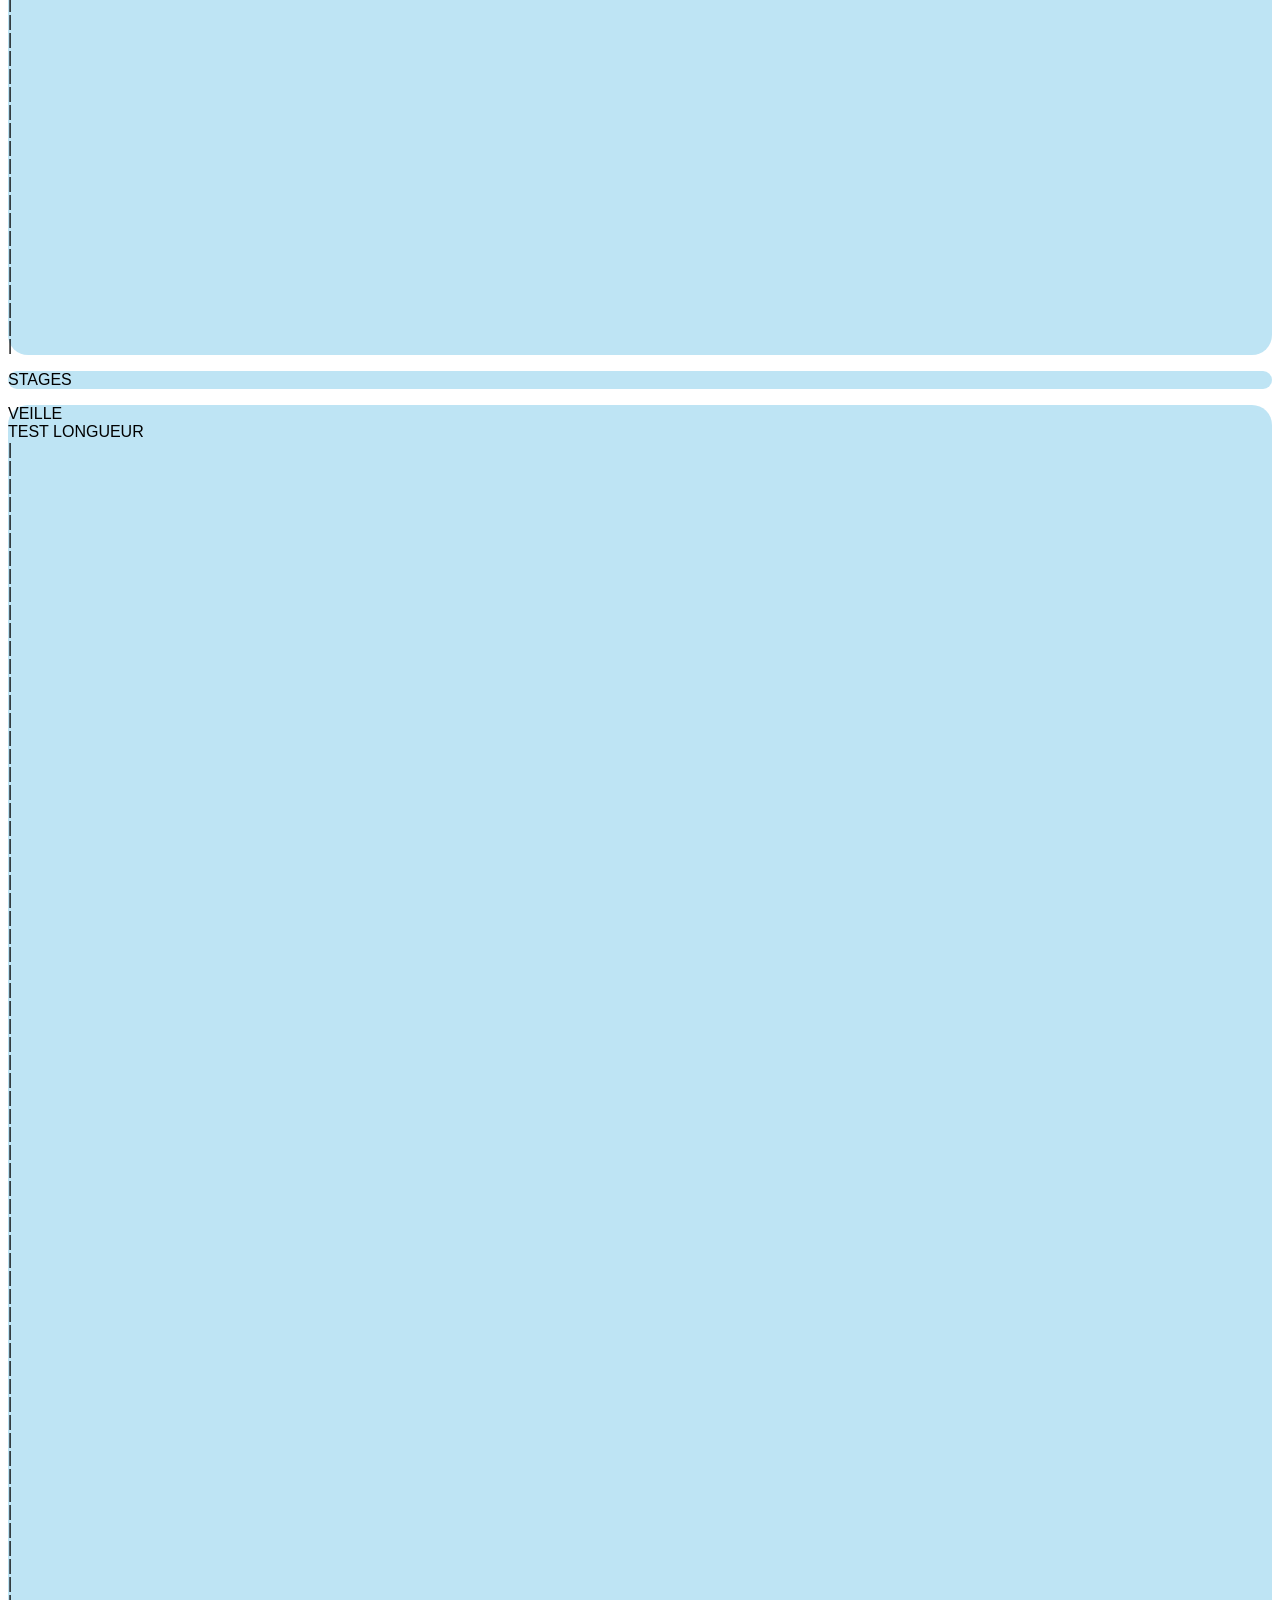
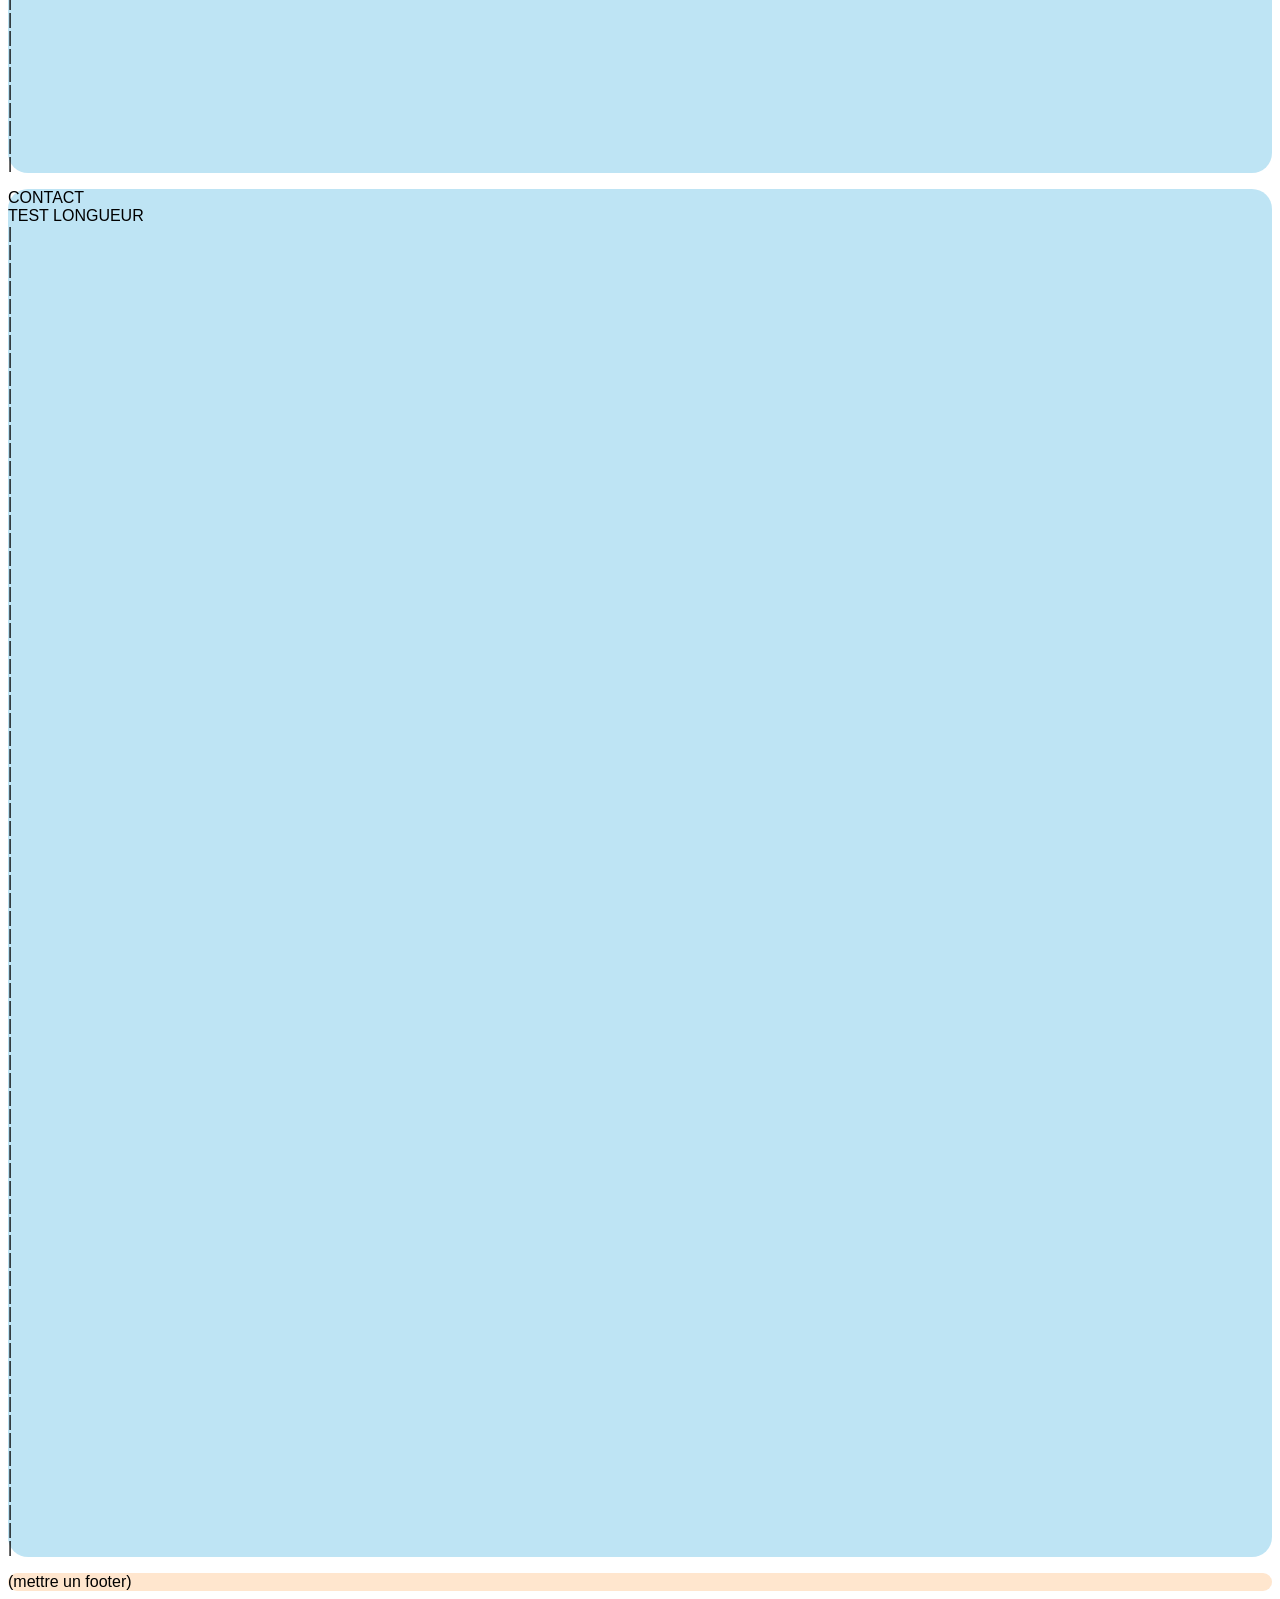
<file: base.html>
<!DOCTYPE html>
<html lang="en">
<head>
    <meta charset="UTF-8">
    <meta http-equiv="X-UA-Compatible" content="IE=edge">
    <meta name="viewport" content="width=device-width, initial-scale=1.0">
    <title>Portfolio test</title>
    <link rel="stylesheet" href="base.css"></link>
</head>
<body>
    <header>
        <div id="logo">
            (mettre un logo)
        </div>
        
        <nav id="onglets">
            <ul>
                <li><a href="/PORTFOLIO/base.html">Accueil</a></li>
                <li><a href="#aPropos">À propos</a></li>
                <li><a href="#projets">Projets</a></li>
                <li><a href="#competences">Compétences</a></li>
                <li><a href="#stages">Stages</a></li>
                <li><a href="#veille">Veille informatique</a></li>
                <li><a href="#contact">Contact</a></li>

            </ul>
        </nav>
        
    </header>

    <main>
        <section id="Accueil">
            <H1>Edouard MAMARIL - BTS Services Informatiques aux Organisations</H1>
            <H2>Option SISR (Solutions d'Infrastructure, Systèmes et Réseaux)</H2>

        

            <div id="infoSup">
                <p id="localisation">Localisation : Goussainville (95)</p>
                <a href="/PORTFOLIO/cv.pdf">Télécharger mon CV</a>
                <a href="https://github.com/meiji4o4/">Github</a>
                <a href="https://www.linkedin.com/in/edouard-m-375b613b0">LinkedIn</a>
            
            </div>
            
            
        </section>

        <section id="aPropos">
            <h2>À propos</h2>
            <p>Edouard MAMARIL, étudiant en 1ère année BTS SIO (Services Informatiques aux Organisations), option SISR (Solutions d'Infrastructure, Systèmes et Réseaux) au lycée Voillaume à Aulnay-sous-Bois. Fortement intéressé par l'infrastructure réseau et système, au même titre que la programmation, je me passionne pour l'Infrastructure As Code (automatisation des infrastructures par le code) et les méthodes DevOps </p>
                    <div id="descBTS">
                        <h2>Qu'est-ce que le BTS SIO ?</h2>
                        <p>
                            Le BTS SIO (Services Informatiques aux Organisation) est une formation en 2 ans, destinée à ceux qui souhaitent avant tout devenir techniciens informatique, que ce soit dans l'infrastructure système et réseau, ou bien dans le développement. Deux options sont alors proposés : SLAM ou SISR.
                        </p>
                        <ul>
                            <li class="desc">Option SLAM
                                <p>
                                    L’option SLAM est orientée vers le développement et la gestion d’applications. Les étudiants apprennent à concevoir, réaliser et maintenir des programmes informatiques, que ce soit des applications de bureau, web ou mobiles. Au programme : langages de programmation (HTML/CSS, PHP, C#, etc.), bases de données, gestion de projets, et conception d'interfaces utilisateur. Les diplômés SLAM peuvent devenir développeurs, analystes programmeurs, ou encore techniciens d’applications.
                                </p>
                            </li>

                        <li class="desc">Option SISR
                            <p>
                                L’option SISR se concentre sur l’administration des infrastructures réseau et systèmes. Les étudiants acquièrent des compétences pour installer, configurer et sécuriser des serveurs, des équipements réseau (routeurs, switchs), ainsi que pour gérer les systèmes d’exploitation (Windows, Linux). Ils apprennent aussi à superviser le réseau, à mettre en place des solutions de virtualisation et à assurer la cybersécurité. Les débouchés incluent les postes d’administrateur réseau, technicien systèmes et réseaux, ou encore support informatique.
                            </p>

                        </li>
                    </ul>
                    </div>
        
        </section>



        <section id="projets">
            <p>
                PROJETS
                <br>
                TEST LONGUEUR
                <br>|<br>|<br>|<br>|<br>|<br>|<br>|<br>|<br>|<br>|<br>|<br>|<br>|<br>|<br>|<br>|<br>|<br>|<br>|<br>|<br>|<br>|<br>|<br>|<br>|<br>|<br>|<br>|<br>|<br>|<br>|<br>|<br>|<br>|<br>|<br>|<br>|<br>|<br>|<br>|<br>|<br>|<br>|<br>|<br>|<br>|<br>|<br>|<br>|<br>|<br>|<br>|<br>|<br>|<br>|<br>|<br>|<br>|<br>|<br>|<br>|<br>|<br>|<br>|<br>|<br>|<br>|<br>|<br>|<br>|<br>|<br>|<br>|<br>|
            </p>
        </section>

        <section id="competences">
            <p>
                COMPETENCES
                <br>
                TEST LONGUEUR
                <br>|<br>|<br>|<br>|<br>|<br>|<br>|<br>|<br>|<br>|<br>|<br>|<br>|<br>|<br>|<br>|<br>|<br>|<br>|<br>|<br>|<br>|<br>|<br>|<br>|<br>|<br>|<br>|<br>|<br>|<br>|<br>|<br>|<br>|<br>|<br>|<br>|<br>|<br>|<br>|<br>|<br>|<br>|<br>|<br>|<br>|<br>|<br>|<br>|<br>|<br>|<br>|<br>|<br>|<br>|<br>|<br>|<br>|<br>|<br>|<br>|<br>|<br>|<br>|<br>|<br>|<br>|<br>|<br>|<br>|<br>|<br>|<br>|<br>|
            </p>
        </section>

        <section id="stages">
            <p>
                STAGES
                <div id="exp1"></div>
                <div id="exp2"></div>
               
            </p>
        </section>

        <section id="veille">
            <p>
                VEILLE
                <br>
                TEST LONGUEUR
                <br>|<br>|<br>|<br>|<br>|<br>|<br>|<br>|<br>|<br>|<br>|<br>|<br>|<br>|<br>|<br>|<br>|<br>|<br>|<br>|<br>|<br>|<br>|<br>|<br>|<br>|<br>|<br>|<br>|<br>|<br>|<br>|<br>|<br>|<br>|<br>|<br>|<br>|<br>|<br>|<br>|<br>|<br>|<br>|<br>|<br>|<br>|<br>|<br>|<br>|<br>|<br>|<br>|<br>|<br>|<br>|<br>|<br>|<br>|<br>|<br>|<br>|<br>|<br>|<br>|<br>|<br>|<br>|<br>|<br>|<br>|<br>|<br>|<br>|
            </p>
        </section>

        <section id="contact">
            <p>
                CONTACT
                <br>
                TEST LONGUEUR
                <br>|<br>|<br>|<br>|<br>|<br>|<br>|<br>|<br>|<br>|<br>|<br>|<br>|<br>|<br>|<br>|<br>|<br>|<br>|<br>|<br>|<br>|<br>|<br>|<br>|<br>|<br>|<br>|<br>|<br>|<br>|<br>|<br>|<br>|<br>|<br>|<br>|<br>|<br>|<br>|<br>|<br>|<br>|<br>|<br>|<br>|<br>|<br>|<br>|<br>|<br>|<br>|<br>|<br>|<br>|<br>|<br>|<br>|<br>|<br>|<br>|<br>|<br>|<br>|<br>|<br>|<br>|<br>|<br>|<br>|<br>|<br>|<br>|<br>|
            </p>
        </section>





    </main>
    <footer>
        (mettre un footer)
    </footer>
    
</body>
</html>
</file>
<file: style/base.css>
/* ============================================================
   TYPOGRAPHIES
   ============================================================ */
@font-face { font-family: "Lato-Light"; src: url(fonts/lato/Lato-Light.ttf) format("truetype"); font-display: swap; }
@font-face { font-family: "Lato-Medium"; src: url(fonts/lato/Lato-Medium.ttf) format("truetype"); font-display: swap; }
@font-face { font-family: "Lato-Black"; src: url(fonts/lato/Lato-Black.ttf) format("truetype"); font-display: swap; }

/* ============================================================
   DESIGN TOKENS (Variables)
   ============================================================ */
:root {
    /* Palette sobre (Obsidienne, Bleu ardoise & Charbon chaud) */
    --bg-base: #090a0e;
    --aurora-1: #161c28; /* Bleu ardoise profond */
    --aurora-2: #1d1a17; /* Charbon chaud (rappel de l'accent sable) */
    --aurora-3: #10151c; /* Gris nuit */
    
    /* Textes */
    --text-high: #ffffff;
    --text-med: #aeb5c0;
    --text-low: #6c7482;
    
    /* Glassmorphism */
    --glass-bg: rgba(255, 255, 255, 0.025);
    --glass-bg-hover: rgba(255, 255, 255, 0.055);
    --glass-border: rgba(255, 255, 255, 0.08);
    --glass-border-hover: rgba(255, 255, 255, 0.2);
    --glass-shadow: 0 8px 32px rgba(0, 0, 0, 0.45);
    
    /* Accents */
    --accent: #d4c8b8; /* Sable argenté */
    
    /* Échelles fluides */
    --space-sm: clamp(0.5rem, 1vw, 1rem);
    --space-md: clamp(1rem, 2vw, 2rem);
    --space-lg: clamp(2rem, 5vw, 4rem);
    --page-gutter: clamp(1.5rem, 5vw, 4rem);
    
    /* Animation */
    --transition-smooth: 0.6s cubic-bezier(0.2, 0.8, 0.2, 1);
    --transition-fast: 0.3s cubic-bezier(0.2, 0.8, 0.2, 1);
}

/* ============================================================
   RESET & FONDAMENTAUX
   ============================================================ */
*, *::before, *::after { box-sizing: border-box; }
html { scroll-behavior: smooth; font-size: 16px; }
body {
    margin: 0; padding: 0;
    font-family: "Lato-Medium", sans-serif;
    background-color: var(--bg-base);
    color: var(--text-med);
    line-height: 1.6;
    -webkit-font-smoothing: antialiased;
    -moz-osx-font-smoothing: grayscale;
    overflow-x: hidden;
}

h1, h2, h3 { font-family: "Lato-Light", sans-serif; color: var(--text-high); margin: 0 0 0.5em; font-weight: normal; }
h1 { font-size: clamp(3.5rem, 8vw, 6.5rem); line-height: 1; letter-spacing: -0.04em; }
h2 { font-size: clamp(2rem, 5vw, 3.5rem); letter-spacing: -0.02em; margin-bottom: 1.5em; }
h3 { font-family: "Lato-Medium", sans-serif; font-size: 1.25rem; }
p { margin: 0 0 1.2em; }
a { text-decoration: none; color: inherit; }
ul { padding-left: 1.5rem; margin: 0; }
strong { color: var(--text-high); }

::selection { background: var(--text-high); color: var(--bg-base); }
::-webkit-scrollbar { width: 8px; }
::-webkit-scrollbar-track { background: var(--bg-base); }
::-webkit-scrollbar-thumb { background: var(--glass-border-hover); }

/* ============================================================
   DYNAMIC MESH BACKGROUND (Fond Ambiant Sobre)
   ============================================================ */
.bg-aurora {
    position: fixed; inset: 0; z-index: -10;
    background-color: var(--bg-base);
    overflow: hidden; pointer-events: none;
}
.aurora-gradient {
    position: absolute; width: 150vw; height: 150vh;
    top: -25%; left: -25%;
    background-image: 
        radial-gradient(circle at 30% 35%, var(--aurora-1) 0%, transparent 55%),
        radial-gradient(circle at 75% 25%, var(--aurora-2) 0%, transparent 50%),
        radial-gradient(circle at 50% 80%, var(--aurora-3) 0%, transparent 55%);
    filter: blur(130px);
    opacity: 0.9;
    animation: aurora-flow 28s linear infinite alternate;
    transform-origin: center center;
    will-change: transform;
}
@keyframes aurora-flow {
    0% { transform: rotate(0deg) scale(1); }
    100% { transform: rotate(15deg) scale(1.08) translate(4%, 4%); }
}
.aurora-noise {
    position: absolute; inset: -50%;
    background-image: url("data:image/svg+xml,%3Csvg viewBox='0 0 200 200' xmlns='http://www.w3.org/2000/svg'%3E%3Cfilter id='n'%3E%3CfeTurbulence type='fractalNoise' baseFrequency='0.85' numOctaves='3' stitchTiles='stitch'/%3E%3C/filter%3E%3Crect width='100%25' height='100%25' filter='url(%23n)'/%3E%3C/svg%3E");
    opacity: 0.06; mix-blend-mode: overlay;
}

/* ============================================================
   COMPOSANTS UI (Glass & Boutons)
   ============================================================ */
.glass-panel, .glass-panel-sm {
    background: var(--glass-bg);
    backdrop-filter: blur(24px); -webkit-backdrop-filter: blur(24px);
    border: 1px solid var(--glass-border);
    border-radius: 12px;
    box-shadow: var(--glass-shadow);
    transition: all var(--transition-smooth);
}
.glass-panel { padding: var(--space-md) var(--space-lg); }
.glass-panel-sm { padding: var(--space-sm) var(--space-md); }

.box:hover, .exp-card:hover {
    background: var(--glass-bg-hover);
    border-color: var(--glass-border-hover);
    transform: translateY(-4px);
}

.button-primary, .button-outline, .btn-filtre {
    display: inline-flex; align-items: center; justify-content: center;
    padding: 0.8rem 1.5rem; border-radius: 6px;
    font-family: "Lato-Medium", sans-serif; font-size: 0.9rem;
    letter-spacing: 0.02em; cursor: pointer;
    transition: all var(--transition-fast);
}
.button-primary { background: var(--text-high); color: var(--bg-base); border: 1px solid var(--text-high); }
.button-primary:hover { background: transparent; color: var(--text-high); }

.button-outline, .btn-filtre { background: transparent; color: var(--text-high); border: 1px solid var(--glass-border-hover); }
.button-outline:hover, .btn-filtre:hover { border-color: var(--text-high); }

/* ============================================================
   NAVIGATION
   ============================================================ */
header {
    position: fixed; top: 0; left: 0; right: 0;
    display: flex; justify-content: space-between; align-items: center;
    padding: 1rem var(--page-gutter); z-index: 100;
    background: linear-gradient(to bottom, rgba(9, 10, 14, 0.85), transparent);
    backdrop-filter: blur(12px); -webkit-backdrop-filter: blur(12px);
    border-bottom: 1px solid var(--glass-border);
}
#logo { font-family: "Lato-Black", sans-serif; font-size: 1.5rem; color: var(--text-high); }
header ul { display: flex; gap: 1.5rem; align-items: center; list-style: none; }
.nav-link { font-size: 0.85rem; color: var(--text-med); transition: color var(--transition-fast); }
.nav-link:hover { color: var(--text-high); }

/* ============================================================
   LAYOUT & SECTIONS
   ============================================================ */
main { position: relative; z-index: 1; }
section {
    width: 100%; max-width: 1200px; margin: 0 auto;
    padding: 8rem var(--page-gutter);
}

.grid { display: grid; grid-template-columns: repeat(auto-fit, minmax(300px, 1fr)); gap: var(--space-md); }
.grid-2-cols { display: grid; grid-template-columns: repeat(auto-fit, minmax(400px, 1fr)); gap: var(--space-md); }

/* ============================================================
   HERO SECTION
   ============================================================ */
#accueil {
    min-height: 100vh; display: flex; flex-direction: column;
    justify-content: center; padding-top: 100px;
}
.badge {
    display: inline-block; padding: 0.4rem 1rem; margin-bottom: 2rem;
    font-size: 0.75rem; letter-spacing: 0.1em; text-transform: uppercase;
    color: var(--text-high); border: 1px solid var(--glass-border-hover); border-radius: 100px;
}
.hero-rotate { font-size: clamp(1.2rem, 3vw, 1.8rem); color: var(--text-med); margin-bottom: 3rem; }
.rotating-text { color: var(--text-high); font-family: "Lato-Black", sans-serif; }

#infoSup { display: flex; align-items: center; justify-content: space-between; flex-wrap: wrap; gap: 1.5rem; padding: 1.5rem 2rem; border-radius: 100px; }
#infoSup p { margin: 0; color: var(--text-high); font-family: "Lato-Medium", sans-serif; }
#infoSup span { color: var(--text-low); }
.hero-actions { display: flex; gap: 1rem; }
.hero-actions .button-outline { padding: 0.6rem 1.2rem; border-radius: 100px; }

/* ============================================================
   FORMULAIRES & FILTRES
   ============================================================ */
.filtre { margin-bottom: var(--space-md); }
.filtre form { display: flex; gap: 1rem; flex-wrap: wrap; }
.srchbar, .filter {
    background: transparent; color: var(--text-high);
    border: 1px solid var(--glass-border); border-radius: 6px;
    padding: 0.8rem 1rem; outline: none; font-family: inherit; font-size: 0.9rem;
    transition: border-color var(--transition-fast);
}
.srchbar { flex: 1; min-width: 250px; }
.srchbar:focus, .filter:focus { border-color: var(--text-high); }
.filter option { background: var(--bg-base); color: var(--text-high); }

/* ============================================================
   CARTES (Box, Réalisations & Tag)
   ============================================================ */
.tag {
    display: inline-block; margin-top: 1.5rem; padding: 0.3rem 0.8rem;
    font-size: 0.7rem; font-family: "Lato-Medium", sans-serif; text-transform: uppercase; letter-spacing: 0.05em;
    color: var(--text-high); background: var(--glass-border); border-radius: 4px;
}

#art_container-projets .box {
    display: flex;
    flex-direction: column;
}
#art_container-projets .box p {
    margin-bottom: 1.5rem;
}
#art_container-projets .box .tag {
    margin-top: auto;
    align-self: flex-start;
}

/* ============================================================
   COMPÉTENCES (Bandeau E5, Filtres & Grille avec Scroll 3 lignes)
   ============================================================ */
.competences-doc-box {
    margin-bottom: 1.5rem;
    border-left: 2px solid var(--accent);
    display: flex;
    justify-content: space-between;
    align-items: center;
    flex-wrap: wrap;
    gap: 1rem;
}
.competences-doc-box p {
    margin: 0;
    font-size: 0.95rem;
    color: var(--text-med);
    flex: 1;
    min-width: 260px;
}

.skills-controls {
    display: flex;
    flex-direction: column;
    gap: 1rem;
    margin-bottom: var(--space-md);
}
.skills-search-row {
    display: flex;
    align-items: center;
    gap: 1rem;
    flex-wrap: wrap;
}
.skills-count {
    font-size: 0.85rem;
    color: var(--accent);
    white-space: nowrap;
}

.filter-pills {
    display: flex;
    flex-wrap: wrap;
    gap: 0.6rem;
}
.filter-pill {
    padding: 0.45rem 1rem;
    border-radius: 100px;
    background: transparent;
    border: 1px solid var(--glass-border);
    color: var(--text-med);
    font-family: "Lato-Medium", sans-serif;
    font-size: 0.82rem;
    letter-spacing: 0.02em;
    cursor: pointer;
    transition: all var(--transition-fast);
}
.filter-pill:hover {
    color: var(--text-high);
    border-color: var(--glass-border-hover);
    background: var(--glass-bg-hover);
}
.filter-pill.is-active {
    background: var(--text-high);
    color: var(--bg-base);
    border-color: var(--text-high);
}

.grid-skills {
    display: grid;
    grid-template-columns: repeat(auto-fill, minmax(260px, 1fr));
    align-content: start;
    gap: 1.2rem;
    max-height: 645px; /* Limite à ~3 lignes visibles */
    overflow-y: auto;
    padding-top: 6px;
    padding-right: 12px;
    scrollbar-color: var(--glass-border-hover) transparent;
    scrollbar-width: thin;
}
.grid-skills::-webkit-scrollbar { width: 6px; }
.grid-skills::-webkit-scrollbar-track { background: transparent; }
.grid-skills::-webkit-scrollbar-thumb { background: var(--glass-border-hover); border-radius: 4px; }
.grid-skills::-webkit-scrollbar-thumb:hover { background: var(--accent); }

.skill-card {
    padding: 1.4rem 1.6rem;
    display: flex;
    flex-direction: column;
}
.skill-card h3 {
    font-size: 1.05rem;
    margin-bottom: 0.5rem;
    line-height: 1.35;
}
.skill-card p {
    font-size: 0.9rem;
    line-height: 1.5;
    margin-bottom: 1.2rem;
}
.skill-card .tag {
    margin-top: auto;
    align-self: flex-start;
    color: var(--accent);
}
.skill-card[hidden],
.no-result[hidden] {
    display: none;
}

.no-result {
    grid-column: 1 / -1;
    text-align: center;
    padding: 2rem;
    color: var(--text-low);
}

/* ============================================================
   EXPÉRIENCE / STAGES
   ============================================================ */
.exp-header { display: flex; justify-content: space-between; align-items: baseline; border-bottom: 1px solid var(--glass-border); padding-bottom: 1rem; margin-bottom: 1rem; }
.exp-entreprise { color: var(--text-high); font-family: "Lato-Black", sans-serif; font-size: 1.2rem; margin: 0; }
.exp-entreprise span { color: var(--text-low); font-family: "Lato-Medium", sans-serif; font-size: 0.9rem; }
.exp-poste { color: var(--text-high); }
.exp-date time { color: var(--text-low); font-size: 0.9rem; text-transform: uppercase; letter-spacing: 0.05em; }

/* ============================================================
   VEILLE INFORMATIONNELLE (Intro & Liste avec Scroll)
   ============================================================ */
.veille-intro {
    margin-bottom: 1.5rem;
    border-left: 2px solid var(--accent);
}
.veille-intro p {
    margin: 0;
    font-size: 0.95rem;
    color: var(--text-med);
}

.desc_veille {
    display: flex;
    flex-direction: column;
}

.veille-doc-box {
    margin-top: auto;
    padding-top: 1.5rem;
    border-top: 1px solid var(--glass-border);
    display: flex;
    flex-direction: column;
    align-items: flex-start;
    gap: 1rem;
}
.veille-doc-box p {
    margin: 0;
    font-size: 0.9rem;
    color: var(--text-med);
}

.articles-list { 
    display: flex; 
    flex-direction: column; 
    gap: 0.8rem; 
    max-height: 420px;
    overflow-y: auto;
    padding-right: 12px;
    scrollbar-color: var(--glass-border-hover) transparent;
    scrollbar-width: thin;
}
.articles-list::-webkit-scrollbar { width: 6px; }
.articles-list::-webkit-scrollbar-track { background: transparent; }
.articles-list::-webkit-scrollbar-thumb { background: var(--glass-border-hover); border-radius: 4px; }
.articles-list::-webkit-scrollbar-thumb:hover { background: var(--accent); }

.article-item {
    display: flex;
    justify-content: space-between;
    align-items: center;
    gap: 1rem;
    padding: 1.2rem 1.5rem;
    background: var(--glass-bg);
    border: 1px solid var(--glass-border);
    border-radius: 8px;
    cursor: pointer;
    transition: all var(--transition-fast);
}
.article-item:hover { 
    background: var(--glass-bg-hover); 
    border-color: var(--glass-border-hover); 
    transform: translateX(8px); 
}
.article-item-title {
    color: var(--text-high);
    font-family: "Lato-Medium", sans-serif;
}
.article-date {
    color: var(--accent);
    margin-right: 10px;
    font-size: 0.85em;
    white-space: nowrap;
}
.article-item-hint {
    font-size: 0.78rem;
    color: var(--accent);
    white-space: nowrap;
    opacity: 0.8;
    transition: opacity var(--transition-fast);
}
.article-item:hover .article-item-hint {
    opacity: 1;
}

/* ============================================================
   OVERLAY / MODALE RÉCAPITULATIVE D'ARTICLE
   ============================================================ */
.modal-overlay {
    position: fixed;
    inset: 0;
    z-index: 1000;
    display: flex;
    align-items: center;
    justify-content: center;
    padding: 1.5rem;
    background: rgba(9, 10, 14, 0.85);
    backdrop-filter: blur(12px);
    -webkit-backdrop-filter: blur(12px);
    opacity: 0;
    visibility: hidden;
    transition: opacity 0.3s ease, visibility 0.3s ease;
}
.modal-overlay.is-open {
    opacity: 1;
    visibility: visible;
}
.modal-overlay[hidden] {
    display: none;
}

.modal-content {
    position: relative;
    width: 100%;
    max-width: 660px;
    max-height: 90vh;
    overflow-y: auto;
    background: rgba(16, 18, 25, 0.95);
    border: 1px solid var(--glass-border-hover);
    padding: clamp(1.5rem, 4vw, 2.5rem);
    transform: translateY(16px) scale(0.98);
    transition: transform 0.35s cubic-bezier(0.16, 1, 0.3, 1);
}
.modal-overlay.is-open .modal-content {
    transform: translateY(0) scale(1);
}

.modal-close {
    position: absolute;
    top: 1.2rem;
    right: 1.2rem;
    width: 36px;
    height: 36px;
    display: inline-flex;
    align-items: center;
    justify-content: center;
    background: transparent;
    border: 1px solid var(--glass-border);
    border-radius: 50%;
    color: var(--text-med);
    font-size: 1.4rem;
    line-height: 1;
    cursor: pointer;
    transition: all var(--transition-fast);
}
.modal-close:hover {
    color: var(--text-high);
    border-color: var(--text-high);
    background: var(--glass-bg-hover);
}

.modal-meta {
    display: flex;
    align-items: center;
    flex-wrap: wrap;
    gap: 1rem;
    margin-bottom: 1rem;
    padding-right: 2.5rem;
}
.modal-meta .tag {
    margin-top: 0;
    color: var(--accent);
    border: 1px solid rgba(212, 200, 184, 0.25);
}
.modal-date {
    font-size: 0.85rem;
    color: var(--text-low);
}

#modal-title {
    font-family: "Lato-Black", sans-serif;
    font-size: clamp(1.25rem, 2.5vw, 1.6rem);
    line-height: 1.3;
    color: var(--text-high);
    margin-bottom: 1.5rem;
    padding-bottom: 1rem;
    border-bottom: 1px solid var(--glass-border);
}

.modal-body {
    display: flex;
    flex-direction: column;
    gap: 1.2rem;
    margin-bottom: 2rem;
}
.modal-section {
    padding: 1.1rem 1.3rem;
    background: var(--glass-bg);
    border-left: 2px solid var(--accent);
    border-radius: 6px;
}
.modal-section h4 {
    margin: 0 0 0.4rem;
    font-family: "Lato-Black", sans-serif;
    font-size: 0.8rem;
    text-transform: uppercase;
    letter-spacing: 0.08em;
    color: var(--accent);
}
.modal-section p {
    margin: 0;
    font-size: 0.95rem;
    color: var(--text-high);
    line-height: 1.55;
}

.modal-actions {
    display: flex;
    flex-wrap: wrap;
    gap: 1rem;
    justify-content: flex-end;
}

/* ============================================================
   FOOTER
   ============================================================ */
footer { text-align: center; padding: 4rem var(--page-gutter); border-top: 1px solid var(--glass-border); }
.footer-brand { color: var(--text-high); font-family: "Lato-Black", sans-serif; font-size: 1.2rem; margin-bottom: 0.5rem; }
.footer-sub { color: var(--text-low); font-size: 0.9rem; }

/* ============================================================
   RESPONSIVE
   ============================================================ */
@media (max-width: 900px) {
    header { position: relative; flex-direction: column; gap: 1rem; padding: 1.5rem; }
    header ul { flex-wrap: wrap; justify-content: center; }
    #infoSup { flex-direction: column; align-items: stretch; border-radius: 16px; text-align: center; }
    .hero-actions { flex-direction: column; }
    .grid-2-cols { grid-template-columns: 1fr; }
    .exp-header { flex-direction: column; gap: 0.5rem; }
}
@media (max-width: 600px) {
    .grid-skills { max-height: 580px; }
    .article-item { flex-direction: column; align-items: flex-start; gap: 0.4rem; }
    .modal-actions { flex-direction: column; }
    .modal-actions > * { width: 100%; }
}
@media (prefers-reduced-motion: reduce) {
    .aurora-gradient { animation: none; }
    *, *::before, *::after { transition-duration: 0.01ms !important; animation-duration: 0.01ms !important; }
}
</file>
<file: base.css>
header{
    font-family: Helvetica, Arial, sans-serif;
    background-color: rgb(255, 205, 158);
    position: sticky;
    top: 0;
    border-radius: 30px;
}
footer{
    font-family: Helvetica, Arial, sans-serif;
    background-color: rgb(255, 230, 206);
    border-radius: 30px;
}

#onglets {
    border-radius: 10px;
    background-color: rgba(235, 233, 156, 0.618);
}

body{
    font-family: Helvetica, Arial, sans-serif;
}

#infoSup {
    border-radius: 20px;
    background-color: rgba(182, 225, 243, 0.892);
}

#aPropos {
    border-radius: 20px;
    background-color: rgba(182, 225, 243, 0.892);
}

.desc{
    border-radius: 10px;
    background-color: rgba(53, 194, 254, 0.892);

}

#projets{
    border-radius: 20px;
    background-color: rgba(182, 225, 243, 0.892);
    
}

#competences{
    border-radius: 20px;
    background-color: rgba(182, 225, 243, 0.892);
}

#stages{
    border-radius: 20px;
    background-color: rgba(182, 225, 243, 0.892);
}

#veille{
    border-radius: 20px;
    background-color: rgba(182, 225, 243, 0.892);
}

#contact{
    border-radius: 20px;
    background-color: rgba(182, 225, 243, 0.892);
}
</file>
